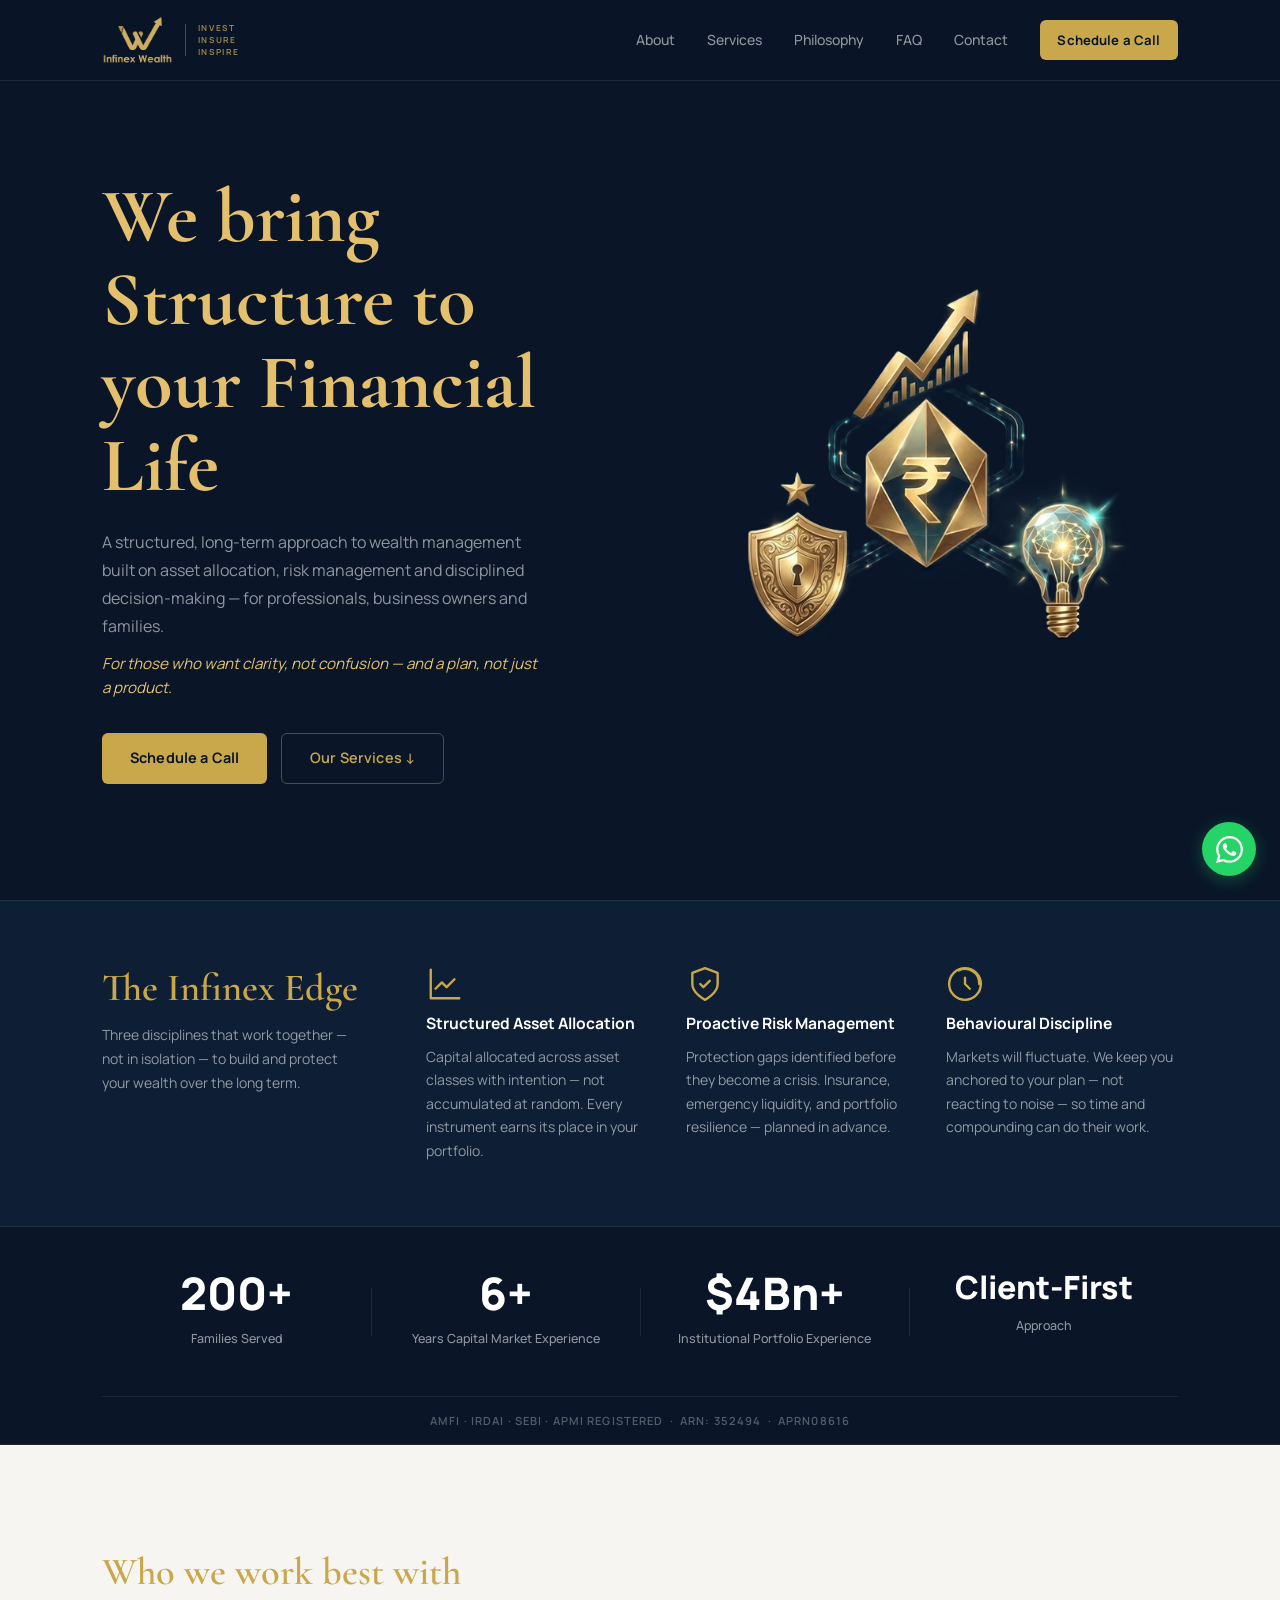
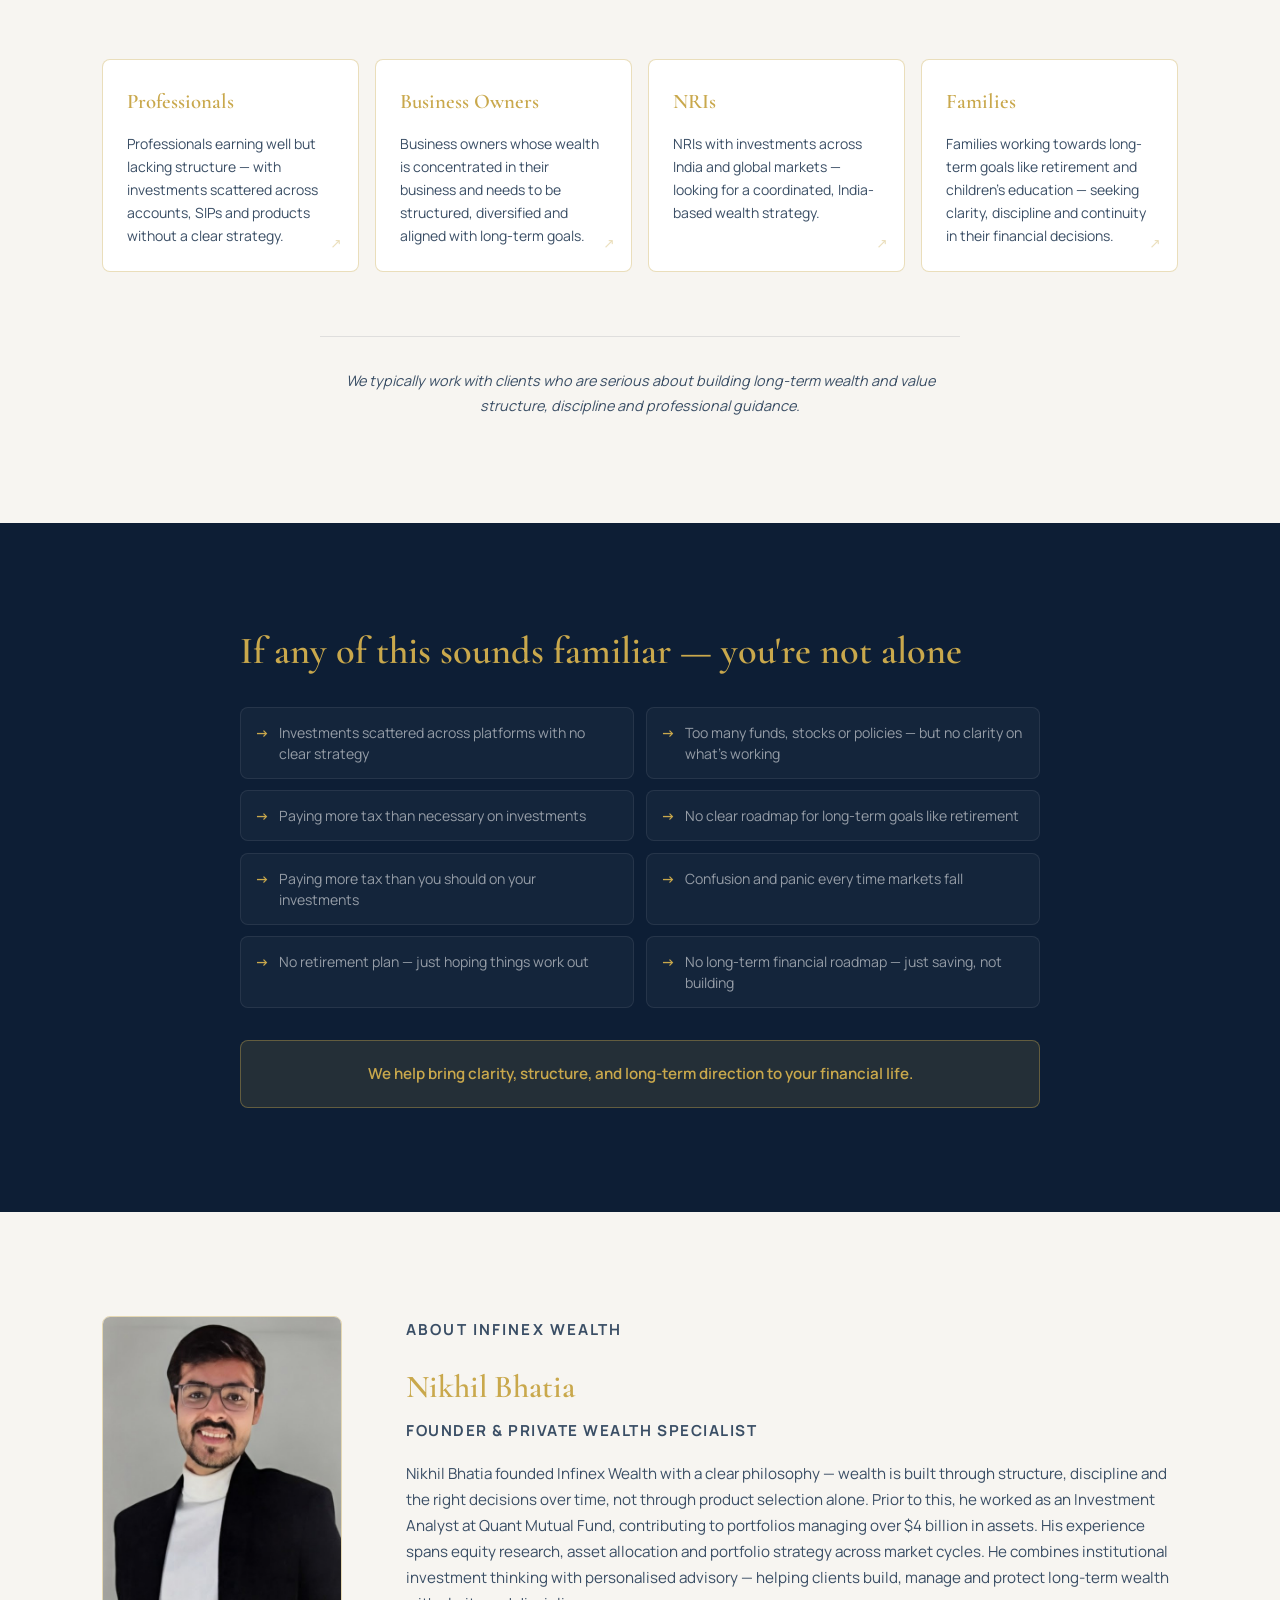
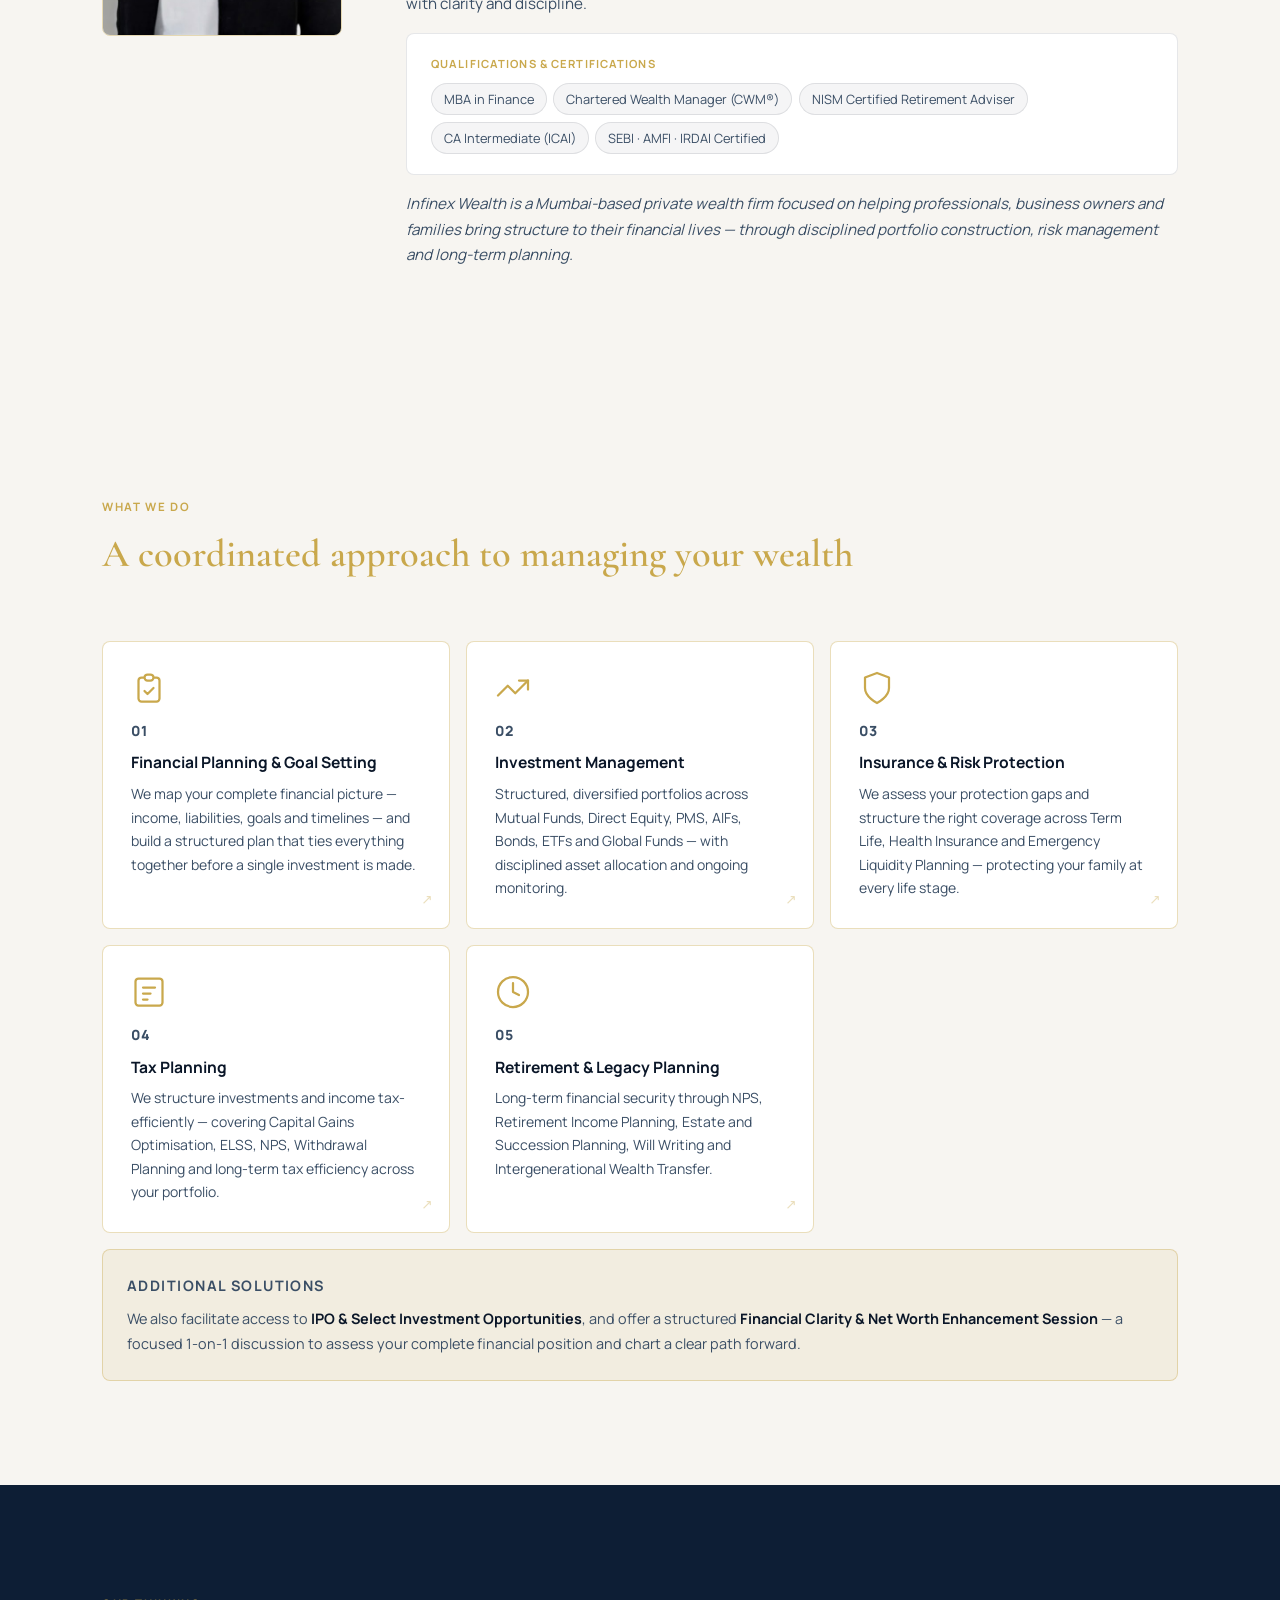
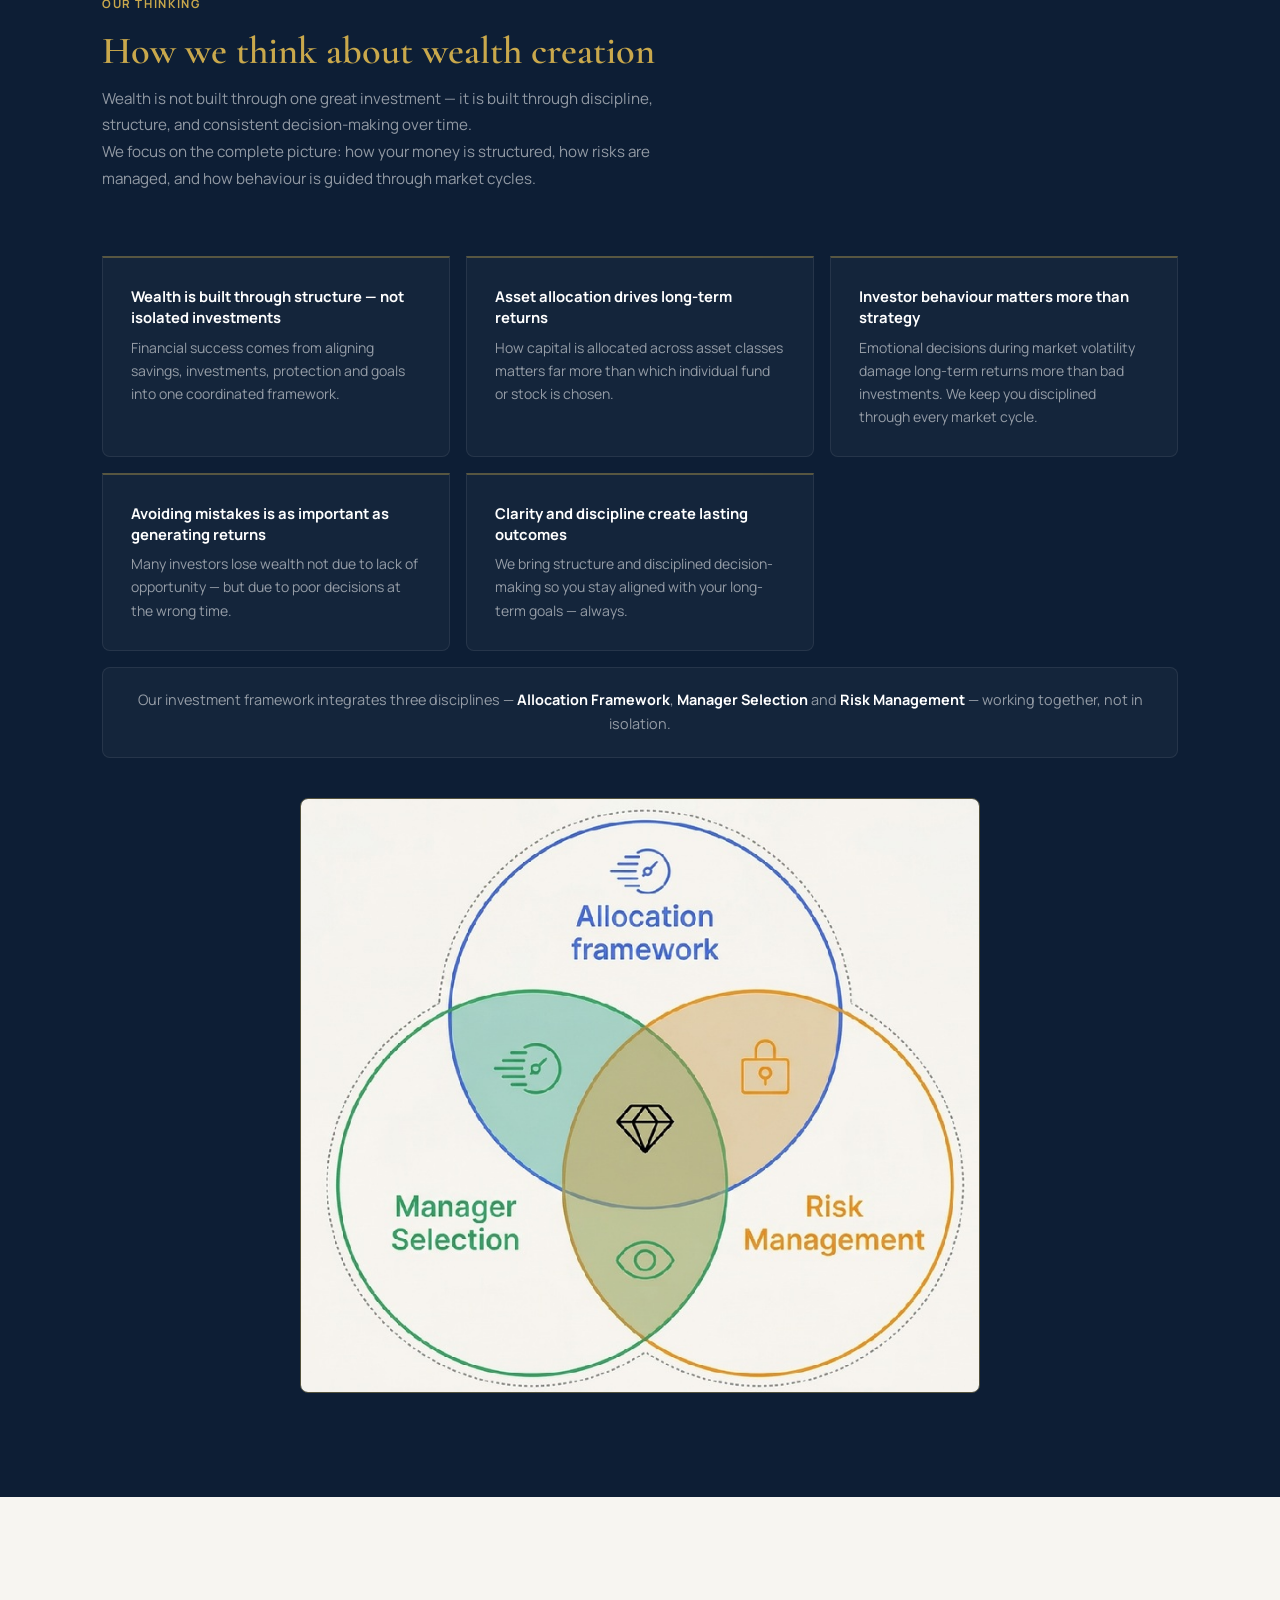
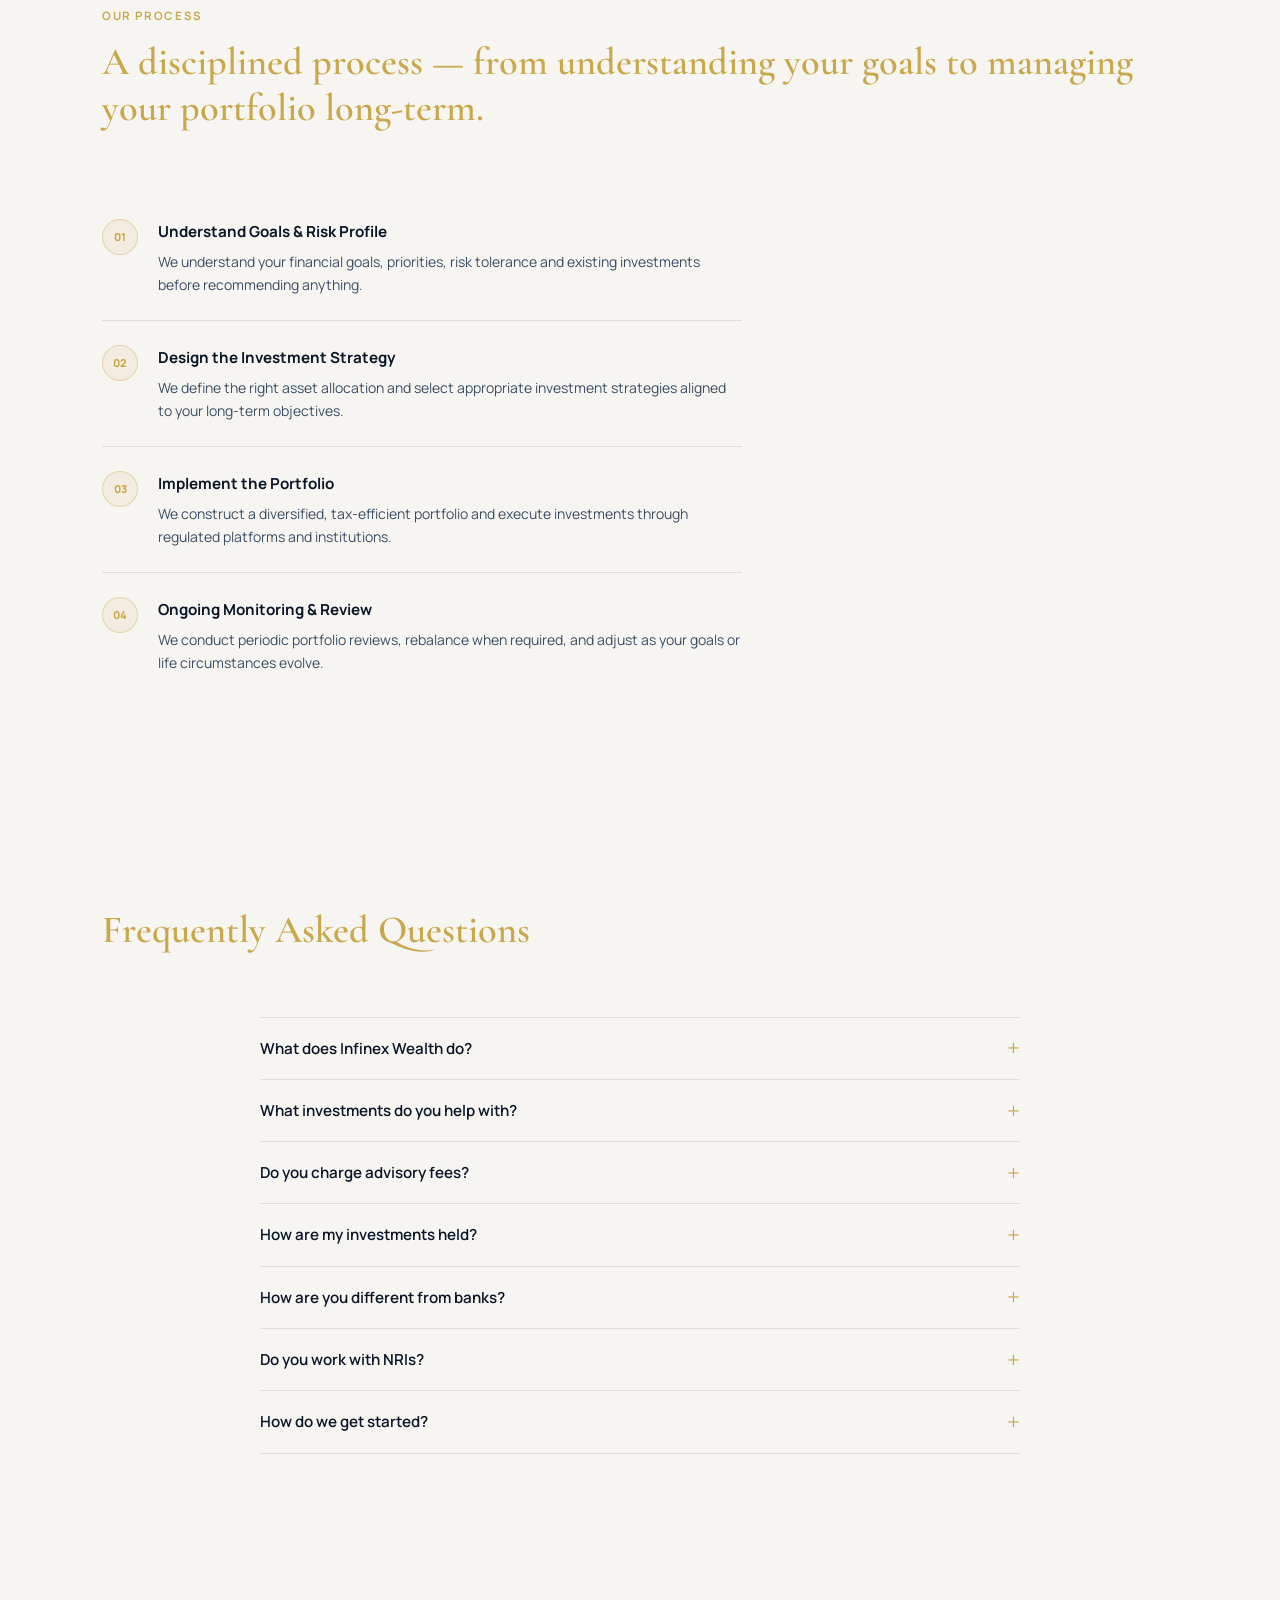
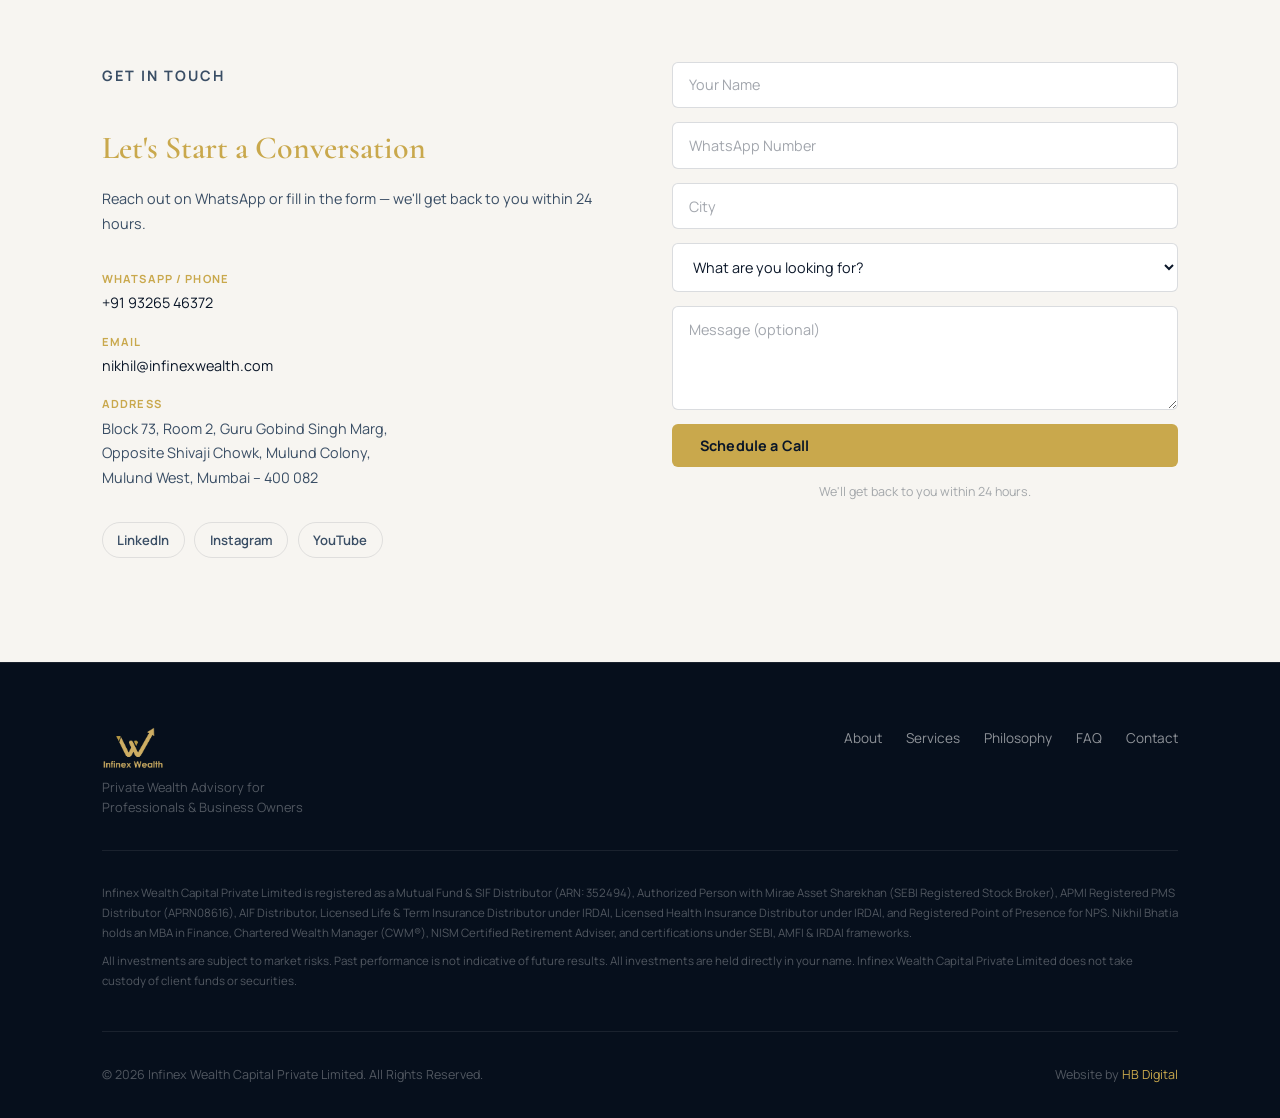
<file: index.html>
<!DOCTYPE html>
<html lang="en">
<head>
  <meta charset="UTF-8">
  <meta name="viewport" content="width=device-width, initial-scale=1.0">
  <meta name="description" content="Infinex Wealth — Private wealth advisory for professionals, business owners and families in Mumbai. Clarity, structure and discipline for your financial life.">
  <title>Infinex Wealth — Private Wealth Advisory, Mumbai</title>

  <link rel="preconnect" href="https://fonts.googleapis.com">
  <link rel="preconnect" href="https://fonts.gstatic.com" crossorigin>
  <link href="https://fonts.googleapis.com/css2?family=Cormorant+Garamond:ital,wght@0,400;0,500;0,600;0,700;1,400&family=Manrope:wght@400;500;600;700;800&display=swap" rel="stylesheet">
  <link rel="icon" href="images/logo.png">
  <link rel="stylesheet" href="style.css">

  <meta property="og:title" content="Infinex Wealth — Private Wealth Advisory">
  <meta property="og:description" content="Helping professionals and business owners organise, grow, and protect their wealth — with clarity and discipline.">
  <meta property="og:url" content="https://infinexwealth.com">
  <meta property="og:type" content="website">

  <script type="application/ld+json">
  {
    "@context": "https://schema.org",
    "@type": "FinancialService",
    "name": "Infinex Wealth Capital Private Limited",
    "description": "Private wealth advisory for professionals, business owners and families in Mumbai.",
    "url": "https://infinexwealth.com",
    "telephone": "+919326546372",
    "address": {
      "@type": "PostalAddress",
      "streetAddress": "Block 73, Room 2, Guru Gobind Singh Marg, Opposite Shivaji Chowk, Mulund Colony",
      "addressLocality": "Mumbai",
      "addressRegion": "Maharashtra",
      "postalCode": "400082",
      "addressCountry": "IN"
    },
    "founder": { "@type": "Person", "name": "Nikhil Bhatia" },
    "sameAs": [
      "https://linkedin.com/in/nikhilbhatia27/",
      "https://instagram.com/financebynikhil/",
      "https://youtube.com/@financebynikhilbhatia"
    ]
  }
  </script>
</head>
<body>

<!-- ═══════════════ NAVBAR ═══════════════ -->
<nav class="navbar" id="navbar">
  <div class="container nav-inner">
    <a href="#" class="logo">
      <img src="images/logo.png" alt="Infinex Wealth" class="logo-img">
      <span class="logo-divider"></span>
      <span class="logo-tagline">
        <span>Invest</span>
        <span>Insure</span>
        <span>Inspire</span>
      </span>
    </a>
    <button class="nav-toggle" id="navToggle" aria-label="Toggle menu">&#9776;</button>
    <ul class="nav-links" id="navLinks">
      <li><a href="#about">About</a></li>
      <li><a href="#services">Services</a></li>
      <li><a href="#philosophy">Philosophy</a></li>
      <li><a href="#faq">FAQ</a></li>
      <li><a href="#contact">Contact</a></li>
      <li class="nav-cta">
        <a href="https://wa.me/919326546372?text=Hi%20Nikhil%2C%20I%20came%20across%20Infinex%20Wealth%20and%20would%20like%20to%20connect.%20Can%20we%20schedule%20a%20quick%20call%3F" target="_blank" rel="noopener" class="btn btn-gold-fill btn-sm">Schedule a Call</a>
      </li>
    </ul>
  </div>
</nav>

<!-- ═══════════════ HERO ═══════════════ -->
<section class="hero" id="home">
  <div class="container hero-inner">
    <div class="hero-left">
      <h1>We bring Structure to your Financial Life</h1>
      <p class="hero-sub">A structured, long-term approach to wealth management built on asset allocation, risk management and disciplined decision-making — for professionals, business owners and families.</p>
      <p class="hero-sub-secondary">For those who want clarity, not confusion — and a plan, not just a product.</p>
      <div class="hero-actions">
        <a href="https://wa.me/919326546372?text=Hi%20Nikhil%2C%20I%20came%20across%20Infinex%20Wealth%20and%20would%20like%20to%20connect.%20Can%20we%20schedule%20a%20quick%20call%3F" class="btn btn-gold-fill" target="_blank" rel="noopener">Schedule a Call</a>
        <a href="#services" class="btn btn-gold-outline">Our Services ↓</a>
      </div>
    </div>
    <div class="hero-visual">
      <div class="hero-image">
        <img src="images/hero-building.png" alt="Invest, Insure, Inspire — Infinex Wealth">
      </div>
    </div>
  </div>
</section>

<!-- ═══════════════ THE INFINEX EDGE ═══════════════ -->
<section class="edge-section">
  <div class="container">
    <div class="edge-inner reveal">
      <div class="edge-heading">
        <h2>The Infinex Edge</h2>
        <p>Three disciplines that work together — not in isolation — to build and protect your wealth over the long term.</p>
      </div>
      <div class="edge-grid">
        <div class="edge-item">
          <svg class="edge-icon" viewBox="0 0 24 24" fill="none" stroke="currentColor" stroke-width="1.5" stroke-linecap="round" stroke-linejoin="round" aria-hidden="true">
            <path d="M3 3v18h18"/><path d="M18 9l-5 5-3-3-4 4"/>
          </svg>
          <h3>Structured Asset Allocation</h3>
          <p>Capital allocated across asset classes with intention — not accumulated at random. Every instrument earns its place in your portfolio.</p>
        </div>
        <div class="edge-item">
          <svg class="edge-icon" viewBox="0 0 24 24" fill="none" stroke="currentColor" stroke-width="1.5" stroke-linecap="round" stroke-linejoin="round" aria-hidden="true">
            <path d="M12 22s8-4 8-10V5l-8-3-8 3v7c0 6 8 10 8 10z"/>
            <path d="M9 12l2 2 4-4"/>
          </svg>
          <h3>Proactive Risk Management</h3>
          <p>Protection gaps identified before they become a crisis. Insurance, emergency liquidity, and portfolio resilience — planned in advance.</p>
        </div>
        <div class="edge-item">
          <svg class="edge-icon" viewBox="0 0 24 24" fill="none" stroke="currentColor" stroke-width="1.5" stroke-linecap="round" stroke-linejoin="round" aria-hidden="true">
            <circle cx="12" cy="12" r="10"/>
            <path d="M12 8v4l3 3"/>
            <path d="M8 3.5A9 9 0 0 1 21 12"/>
          </svg>
          <h3>Behavioural Discipline</h3>
          <p>Markets will fluctuate. We keep you anchored to your plan — not reacting to noise — so time and compounding can do their work.</p>
        </div>
      </div>
    </div>
  </div>
</section>

<!-- ═══════════════ STATS ═══════════════ -->
<section class="stats-section">
  <div class="container">
    <div class="stats-grid">
      <div class="stat-item">
        <span class="stat-num">200+</span>
        <span class="stat-label">Families Served</span>
      </div>
      <div class="stat-item">
        <span class="stat-num">6+</span>
        <span class="stat-label">Years Capital Market Experience</span>
      </div>
      <div class="stat-item">
        <span class="stat-num">$4Bn+</span>
        <span class="stat-label">Institutional Portfolio Experience</span>
      </div>
      <div class="stat-item">
        <span class="stat-num stat-num--long">Client-First</span>
        <span class="stat-label">Approach</span>
      </div>
    </div>
    <p class="stats-registrations">AMFI · IRDAI · SEBI · APMI Registered &nbsp;·&nbsp; ARN: 352494 &nbsp;·&nbsp; APRN08616</p>
  </div>
</section>

<!-- ═══════════════ WHO WE WORK WITH ═══════════════ -->
<section class="section section-light" id="who">
  <div class="container">
    <div class="section-header reveal">
      <h2>Who we work best with</h2>
    </div>
    <div class="who-grid reveal">
      <div class="who-card">
        <h3>Professionals</h3>
        <p>Professionals earning well but lacking structure — with investments scattered across accounts, SIPs and products without a clear strategy.</p>
      </div>
      <div class="who-card">
        <h3>Business Owners</h3>
        <p>Business owners whose wealth is concentrated in their business and needs to be structured, diversified and aligned with long-term goals.</p>
      </div>
      <div class="who-card">
        <h3>NRIs</h3>
        <p>NRIs with investments across India and global markets — looking for a coordinated, India-based wealth strategy.</p>
      </div>
      <div class="who-card">
        <h3>Families</h3>
        <p>Families working towards long-term goals like retirement and children's education — seeking clarity, discipline and continuity in their financial decisions.</p>
      </div>
    </div>
    <p class="section-tagline reveal">We typically work with clients who are serious about building long-term wealth and value structure, discipline and professional guidance.</p>
  </div>
</section>

<!-- ═══════════════ PROBLEMS WE SOLVE ═══════════════ -->
<section class="section section-alt" id="problems">
  <div class="container">
    <div class="problems-inner">
      <div class="reveal">
        <h2>If any of this sounds familiar — you're not alone</h2>
      </div>
      <ul class="problems-list reveal">
        <li>Investments scattered across platforms with no clear strategy</li>
        <li>Too many funds, stocks or policies — but no clarity on what's working</li>
        <li>Paying more tax than necessary on investments</li>
        <li>No clear roadmap for long-term goals like retirement</li>
        <li>Paying more tax than you should on your investments</li>
        <li>Confusion and panic every time markets fall</li>
        <li>No retirement plan — just hoping things work out</li>
        <li>No long-term financial roadmap — just saving, not building</li>
      </ul>
      <p class="problems-resolution reveal">We help bring clarity, structure, and long-term direction to your financial life.</p>
    </div>
  </div>
</section>

<!-- ═══════════════ ABOUT ═══════════════ -->
<section class="section section-light" id="about">
  <div class="container about-inner">
    <div class="about-photo reveal">
      <img src="images/nikhil-headshot.jpeg" alt="Nikhil Bhatia — Founder, Infinex Wealth Capital Private Limited">
    </div>
    <div class="about-content reveal">
      <p class="eyebrow">About Infinex Wealth</p>
      <h2>Nikhil Bhatia</h2>
      <p class="about-role">Founder &amp; Private Wealth Specialist</p>
      <p>Nikhil Bhatia founded Infinex Wealth with a clear philosophy — wealth is built through structure, discipline and the right decisions over time, not through product selection alone. Prior to this, he worked as an Investment Analyst at Quant Mutual Fund, contributing to portfolios managing over $4 billion in assets. His experience spans equity research, asset allocation and portfolio strategy across market cycles. He combines institutional investment thinking with personalised advisory — helping clients build, manage and protect long-term wealth with clarity and discipline.</p>
      <div class="qualifications">
        <p class="qual-label">Qualifications &amp; Certifications</p>
        <ul>
          <li>MBA in Finance</li>
          <li>Chartered Wealth Manager (CWM®)</li>
          <li>NISM Certified Retirement Adviser</li>
          <li>CA Intermediate (ICAI)</li>
          <li>SEBI · AMFI · IRDAI Certified</li>
        </ul>
      </div>
      <p class="about-firm">Infinex Wealth is a Mumbai-based private wealth firm focused on helping professionals, business owners and families bring structure to their financial lives — through disciplined portfolio construction, risk management and long-term planning.</p>
    </div>
  </div>
</section>

<!-- ═══════════════ SERVICES ═══════════════ -->
<section class="section section-light" id="services">
  <div class="container">
    <div class="section-header reveal">
      <p class="eyebrow">What We Do</p>
      <h2>A coordinated approach to managing your wealth</h2>
    </div>
    <div class="services-grid reveal">

      <div class="service-card">
        <svg class="service-icon" viewBox="0 0 24 24" fill="none" stroke="currentColor" stroke-width="1.5" stroke-linecap="round" stroke-linejoin="round" aria-hidden="true">
          <path d="M9 5H7a2 2 0 00-2 2v12a2 2 0 002 2h10a2 2 0 002-2V7a2 2 0 00-2-2h-2M9 5a2 2 0 002 2h2a2 2 0 002-2M9 5a2 2 0 012-2h2a2 2 0 012 2m-6 9l2 2 4-4"/>
        </svg>
        <p class="service-num">01</p>
        <h3>Financial Planning &amp; Goal Setting</h3>
        <p>We map your complete financial picture — income, liabilities, goals and timelines — and build a structured plan that ties everything together before a single investment is made.</p>
      </div>

      <div class="service-card">
        <svg class="service-icon" viewBox="0 0 24 24" fill="none" stroke="currentColor" stroke-width="1.5" stroke-linecap="round" stroke-linejoin="round" aria-hidden="true">
          <polyline points="22 7 13.5 15.5 8.5 10.5 2 17"/>
          <polyline points="16 7 22 7 22 13"/>
        </svg>
        <p class="service-num">02</p>
        <h3>Investment Management</h3>
        <p>Structured, diversified portfolios across Mutual Funds, Direct Equity, PMS, AIFs, Bonds, ETFs and Global Funds — with disciplined asset allocation and ongoing monitoring.</p>
      </div>

      <div class="service-card">
        <svg class="service-icon" viewBox="0 0 24 24" fill="none" stroke="currentColor" stroke-width="1.5" stroke-linecap="round" stroke-linejoin="round" aria-hidden="true">
          <path d="M12 22s8-4 8-10V5l-8-3-8 3v7c0 6 8 10 8 10z"/>
        </svg>
        <p class="service-num">03</p>
        <h3>Insurance &amp; Risk Protection</h3>
        <p>We assess your protection gaps and structure the right coverage across Term Life, Health Insurance and Emergency Liquidity Planning — protecting your family at every life stage.</p>
      </div>

      <div class="service-card">
        <svg class="service-icon" viewBox="0 0 24 24" fill="none" stroke="currentColor" stroke-width="1.5" stroke-linecap="round" stroke-linejoin="round" aria-hidden="true">
          <rect x="3" y="3" width="18" height="18" rx="2"/><line x1="8" y1="9" x2="16" y2="9"/>
          <line x1="8" y1="13" x2="13" y2="13"/><line x1="8" y1="17" x2="11" y2="17"/>
        </svg>
        <p class="service-num">04</p>
        <h3>Tax Planning</h3>
        <p>We structure investments and income tax-efficiently — covering Capital Gains Optimisation, ELSS, NPS, Withdrawal Planning and long-term tax efficiency across your portfolio.</p>
      </div>

      <div class="service-card">
        <svg class="service-icon" viewBox="0 0 24 24" fill="none" stroke="currentColor" stroke-width="1.5" stroke-linecap="round" stroke-linejoin="round" aria-hidden="true">
          <circle cx="12" cy="12" r="10"/>
          <polyline points="12 6 12 12 16 14"/>
        </svg>
        <p class="service-num">05</p>
        <h3>Retirement &amp; Legacy Planning</h3>
        <p>Long-term financial security through NPS, Retirement Income Planning, Estate and Succession Planning, Will Writing and Intergenerational Wealth Transfer.</p>
      </div>

    </div>
    <div class="services-additional reveal">
      <p class="services-additional-label">Additional Solutions</p>
      <p>We also facilitate access to <strong>IPO &amp; Select Investment Opportunities</strong>, and offer a structured <strong>Financial Clarity &amp; Net Worth Enhancement Session</strong> — a focused 1-on-1 discussion to assess your complete financial position and chart a clear path forward.</p>
    </div>
  </div>
</section>

<!-- ═══════════════ PHILOSOPHY ═══════════════ -->
<section class="section section-alt" id="philosophy">
  <div class="container">
    <div class="section-header reveal">
      <p class="eyebrow">Our Thinking</p>
      <h2>How we think about wealth creation</h2>
      <p class="section-sub">Wealth is not built through one great investment — it is built through discipline, structure, and consistent decision-making over time.</p>
      <p class="section-sub">We focus on the complete picture: how your money is structured, how risks are managed, and how behaviour is guided through market cycles.</p>
    </div>
    <div class="philosophy-grid reveal">
      <div class="philosophy-item">
        <h3>Wealth is built through structure — not isolated investments</h3>
        <p>Financial success comes from aligning savings, investments, protection and goals into one coordinated framework.</p>
      </div>
      <div class="philosophy-item">
        <h3>Asset allocation drives long-term returns</h3>
        <p>How capital is allocated across asset classes matters far more than which individual fund or stock is chosen.</p>
      </div>
      <div class="philosophy-item">
        <h3>Investor behaviour matters more than strategy</h3>
        <p>Emotional decisions during market volatility damage long-term returns more than bad investments. We keep you disciplined through every market cycle.</p>
      </div>
      <div class="philosophy-item">
        <h3>Avoiding mistakes is as important as generating returns</h3>
        <p>Many investors lose wealth not due to lack of opportunity — but due to poor decisions at the wrong time.</p>
      </div>
      <div class="philosophy-item">
        <h3>Clarity and discipline create lasting outcomes</h3>
        <p>We bring structure and disciplined decision-making so you stay aligned with your long-term goals — always.</p>
      </div>
    </div>
    <div class="framework-note reveal">
      <p>Our investment framework integrates three disciplines — <strong>Allocation Framework</strong>, <strong>Manager Selection</strong> and <strong>Risk Management</strong> — working together, not in isolation.</p>
    </div>
    <div class="process-visual reveal" style="margin-top:2.5rem;">
      <img src="images/infographic.jpeg" alt="Infinex Wealth Advisory Framework">
    </div>
  </div>
</section>

<!-- ═══════════════ HOW WE WORK ═══════════════ -->
<section class="section section-light" id="process">
  <div class="container">
    <div class="section-header reveal">
      <p class="eyebrow">Our Process</p>
      <h2>A disciplined process — from understanding your goals to managing your portfolio long-term.</h2>
    </div>
    <div class="process-layout reveal">
      <div class="process-steps">
        <div class="process-step">
          <div class="step-circle"><span>01</span></div>
          <div class="step-content">
            <h3>Understand Goals &amp; Risk Profile</h3>
            <p>We understand your financial goals, priorities, risk tolerance and existing investments before recommending anything.</p>
          </div>
        </div>
        <div class="process-step">
          <div class="step-circle"><span>02</span></div>
          <div class="step-content">
            <h3>Design the Investment Strategy</h3>
            <p>We define the right asset allocation and select appropriate investment strategies aligned to your long-term objectives.</p>
          </div>
        </div>
        <div class="process-step">
          <div class="step-circle"><span>03</span></div>
          <div class="step-content">
            <h3>Implement the Portfolio</h3>
            <p>We construct a diversified, tax-efficient portfolio and execute investments through regulated platforms and institutions.</p>
          </div>
        </div>
        <div class="process-step">
          <div class="step-circle"><span>04</span></div>
          <div class="step-content">
            <h3>Ongoing Monitoring &amp; Review</h3>
            <p>We conduct periodic portfolio reviews, rebalance when required, and adjust as your goals or life circumstances evolve.</p>
          </div>
        </div>
      </div>
    </div>
  </div>
</section>

<!-- ═══════════════ FAQ ═══════════════ -->
<section class="section section-light" id="faq">
  <div class="container">
    <div class="section-header reveal">
      <h2>Frequently Asked Questions</h2>
    </div>
    <div class="faq-list reveal">

      <div class="faq-item">
        <button class="faq-q">What does Infinex Wealth do?</button>
        <div class="faq-a"><p>We help clients organise, grow and protect their wealth through structured portfolio management, financial planning, insurance and tax-efficient investing. Our role goes beyond recommending products — we manage your complete financial framework.</p></div>
      </div>

      <div class="faq-item">
        <button class="faq-q">What investments do you help with?</button>
        <div class="faq-a"><p>Mutual Funds, Direct Equity, PMS, AIFs, Bonds, NPS, Insurance, ETFs, SGBs and Global Funds — selected based on your goals, risk profile and time horizon.</p></div>
      </div>

      <div class="faq-item">
        <button class="faq-q">Do you charge advisory fees?</button>
        <div class="faq-a"><p>No. We charge zero advisory, planning, review or monitoring fees. We are compensated via trail brokerage from AMCs, already built into the fund's expense ratio.</p></div>
      </div>

      <div class="faq-item">
        <button class="faq-q">How are my investments held?</button>
        <div class="faq-a"><p>All investments are made directly in your name with regulated institutions. Your money never passes through Infinex Wealth. You retain complete ownership and control at all times.</p></div>
      </div>

      <div class="faq-item">
        <button class="faq-q">How are you different from banks?</button>
        <div class="faq-a"><p>Banks operate on a product-driven model. We are portfolio-centric and strategy-driven — focused on your goals, not product targets. Our relationship is built on long-term alignment and trust.</p></div>
      </div>

      <div class="faq-item">
        <button class="faq-q">Do you work with NRIs?</button>
        <div class="faq-a"><p>Yes. We provide structured guidance for managing India-based investments alongside global exposure — in a compliant and organised manner.</p></div>
      </div>

      <div class="faq-item">
        <button class="faq-q">How do we get started?</button>
        <div class="faq-a"><p>Reach out to us directly. We start with a conversation — understanding your current situation, expectations and sharing our approach. If we're the right fit for each other, we take it forward from there.</p></div>
      </div>

    </div>
  </div>
</section>

<!-- ═══════════════ CONTACT ═══════════════ -->
<section class="section section-light" id="contact">
  <div class="container contact-inner">
    <div class="contact-info reveal">
      <p class="eyebrow">Get in Touch</p>
      <h2>Let's Start a Conversation</h2>
      <p>Reach out on WhatsApp or fill in the form — we'll get back to you within 24 hours.</p>
      <div class="contact-details">
        <p>
          <strong>WhatsApp / Phone</strong>
          <a href="tel:+919326546372">+91 93265 46372</a>
        </p>
        <p>
          <strong>Email</strong>
          <a href="mailto:nikhil@infinexwealth.com">nikhil@infinexwealth.com</a>
        </p>
        <p>
          <strong>Address</strong>
          Block 73, Room 2, Guru Gobind Singh Marg,<br>
          Opposite Shivaji Chowk, Mulund Colony,<br>
          Mulund West, Mumbai – 400 082
        </p>
      </div>
      <div class="social-links">
        <a href="https://linkedin.com/in/nikhilbhatia27/" target="_blank" rel="noopener">LinkedIn</a>
        <a href="https://instagram.com/financebynikhil/" target="_blank" rel="noopener">Instagram</a>
        <a href="https://youtube.com/@financebynikhilbhatia" target="_blank" rel="noopener">YouTube</a>
      </div>
    </div>

    <form class="contact-form reveal" action="https://formspree.io/f/mvzvraoy" method="POST">
      <input type="text" name="name" placeholder="Your Name" required>
      <input type="tel" name="whatsapp" placeholder="WhatsApp Number" required>
      <input type="text" name="city" placeholder="City" required>
      <select name="service" required>
        <option value="" disabled selected>What are you looking for?</option>
        <option value="Investment Planning">Investment Planning</option>
        <option value="Insurance">Insurance</option>
        <option value="Tax Planning">Tax Planning</option>
        <option value="Retirement Planning">Retirement Planning</option>
        <option value="NRI Advisory">NRI Advisory</option>
        <option value="Other">Other</option>
      </select>
      <textarea name="message" rows="4" placeholder="Message (optional)"></textarea>
      <button type="submit" class="btn btn-gold-fill">Schedule a Call</button>
      <p class="form-note">We'll get back to you within 24 hours.</p>
    </form>
  </div>
</section>

<!-- ═══════════════ FOOTER ═══════════════ -->
<footer class="footer">
  <div class="container">
    <div class="footer-top">
      <div class="footer-brand">
        <img src="images/logo.png" alt="Infinex Wealth" style="height:42px;width:auto;margin-bottom:0.5rem;">
        <p>Private Wealth Advisory for Professionals &amp; Business Owners</p>
      </div>
      <div class="footer-links">
        <a href="#about">About</a>
        <a href="#services">Services</a>
        <a href="#philosophy">Philosophy</a>
        <a href="#faq">FAQ</a>
        <a href="#contact">Contact</a>
      </div>
    </div>
    <div class="footer-legal">
      <p>Infinex Wealth Capital Private Limited is registered as a Mutual Fund &amp; SIF Distributor (ARN: 352494), Authorized Person with Mirae Asset Sharekhan (SEBI Registered Stock Broker), APMI Registered PMS Distributor (APRN08616), AIF Distributor, Licensed Life &amp; Term Insurance Distributor under IRDAI, Licensed Health Insurance Distributor under IRDAI, and Registered Point of Presence for NPS. Nikhil Bhatia holds an MBA in Finance, Chartered Wealth Manager (CWM®), NISM Certified Retirement Adviser, and certifications under SEBI, AMFI &amp; IRDAI frameworks.</p>
      <p>All investments are subject to market risks. Past performance is not indicative of future results. All investments are held directly in your name. Infinex Wealth Capital Private Limited does not take custody of client funds or securities.</p>
    </div>
    <div class="footer-bottom">
      <p>&copy; <span id="year"></span> Infinex Wealth Capital Private Limited. All Rights Reserved.</p>
      <p>Website by <a href="https://hbdigital.in" target="_blank" rel="noopener">HB Digital</a></p>
    </div>
  </div>
</footer>

<!-- FLOATING WHATSAPP -->
<a href="https://wa.me/919326546372?text=Hi%20Nikhil%2C%20I%20came%20across%20Infinex%20Wealth%20and%20would%20like%20to%20connect.%20Can%20we%20schedule%20a%20quick%20call%3F"
   class="whatsapp-float" target="_blank" rel="noopener" aria-label="Chat on WhatsApp">
  <svg xmlns="http://www.w3.org/2000/svg" viewBox="0 0 24 24" fill="white" width="27" height="27">
    <path d="M17.472 14.382c-.297-.149-1.758-.867-2.03-.967-.273-.099-.471-.148-.67.15-.197.297-.767.966-.94 1.164-.173.199-.347.223-.644.075-.297-.15-1.255-.463-2.39-1.475-.883-.788-1.48-1.761-1.653-2.059-.173-.297-.018-.458.13-.606.134-.133.298-.347.446-.52.149-.174.198-.298.298-.497.099-.198.05-.371-.025-.52-.075-.149-.669-1.612-.916-2.207-.242-.579-.487-.5-.669-.51-.173-.008-.371-.01-.57-.01-.198 0-.52.074-.792.372-.272.297-1.04 1.016-1.04 2.479 0 1.462 1.065 2.875 1.213 3.074.149.198 2.096 3.2 5.077 4.487.709.306 1.262.489 1.694.625.712.227 1.36.195 1.871.118.571-.085 1.758-.719 2.006-1.413.248-.694.248-1.289.173-1.413-.074-.124-.272-.198-.57-.347m-5.421 7.403h-.004a9.87 9.87 0 01-5.031-1.378l-.361-.214-3.741.982.998-3.648-.235-.374a9.86 9.86 0 01-1.51-5.26c.001-5.45 4.436-9.884 9.888-9.884 2.64 0 5.122 1.03 6.988 2.898a9.825 9.825 0 012.893 6.994c-.003 5.45-4.437 9.884-9.885 9.884m8.413-18.297A11.815 11.815 0 0012.05 0C5.495 0 .16 5.335.157 11.892c0 2.096.547 4.142 1.588 5.945L.057 24l6.305-1.654a11.882 11.882 0 005.683 1.448h.005c6.554 0 11.89-5.335 11.893-11.893a11.821 11.821 0 00-3.48-8.413z"/>
  </svg>
</a>

<script src="script.js"></script>
</body>
</html>
</file>
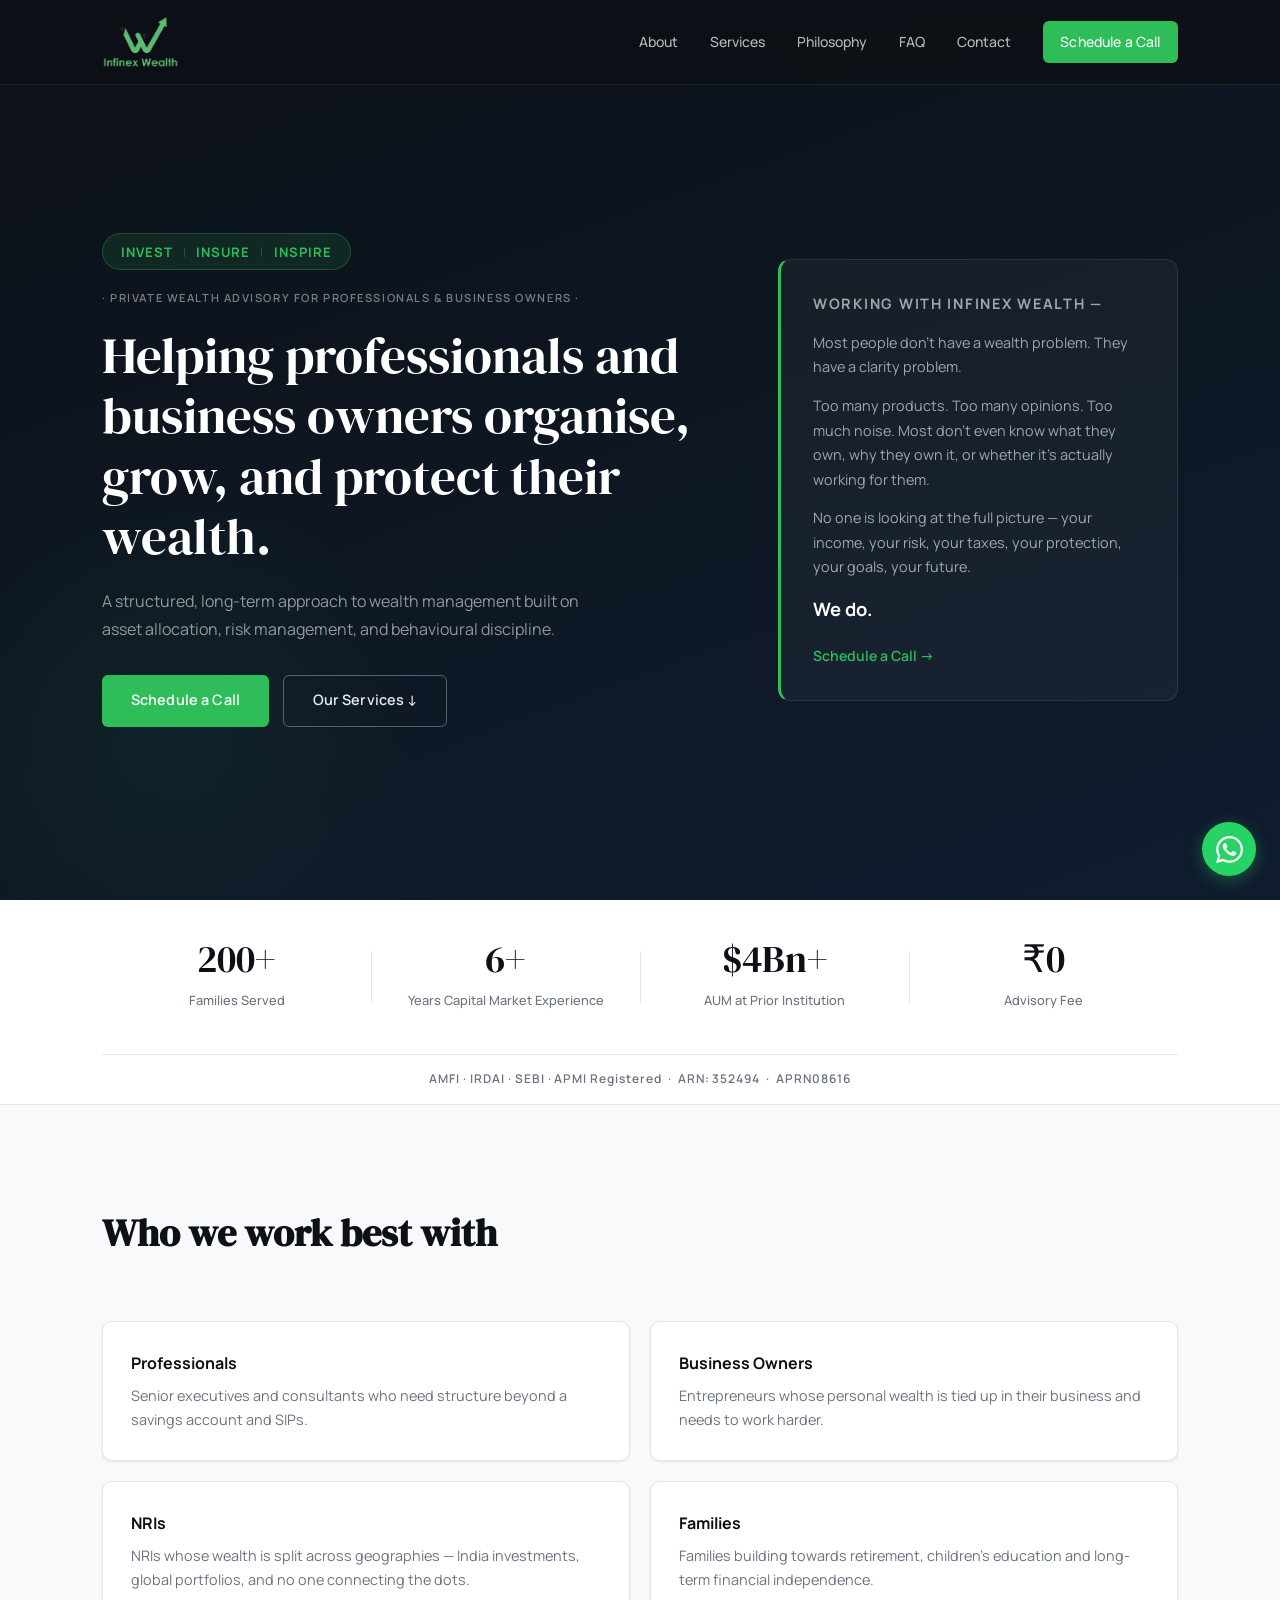
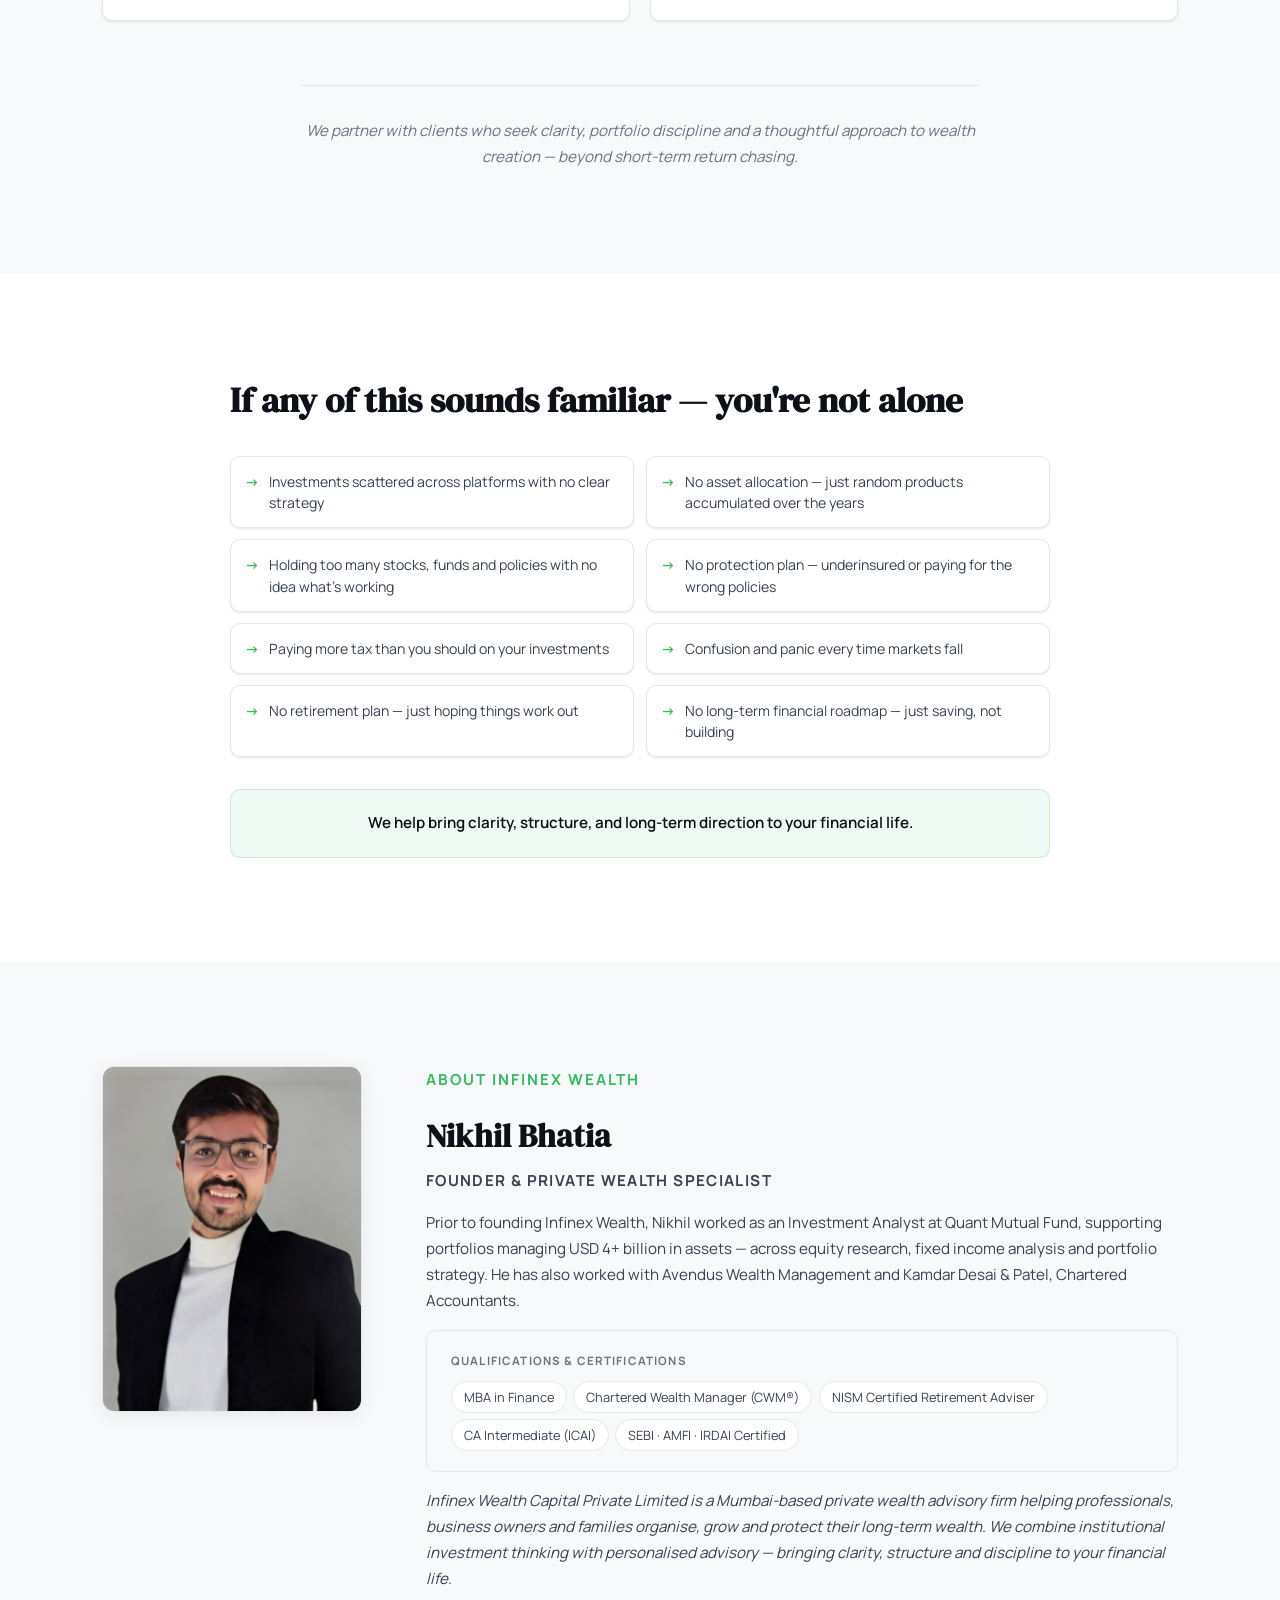
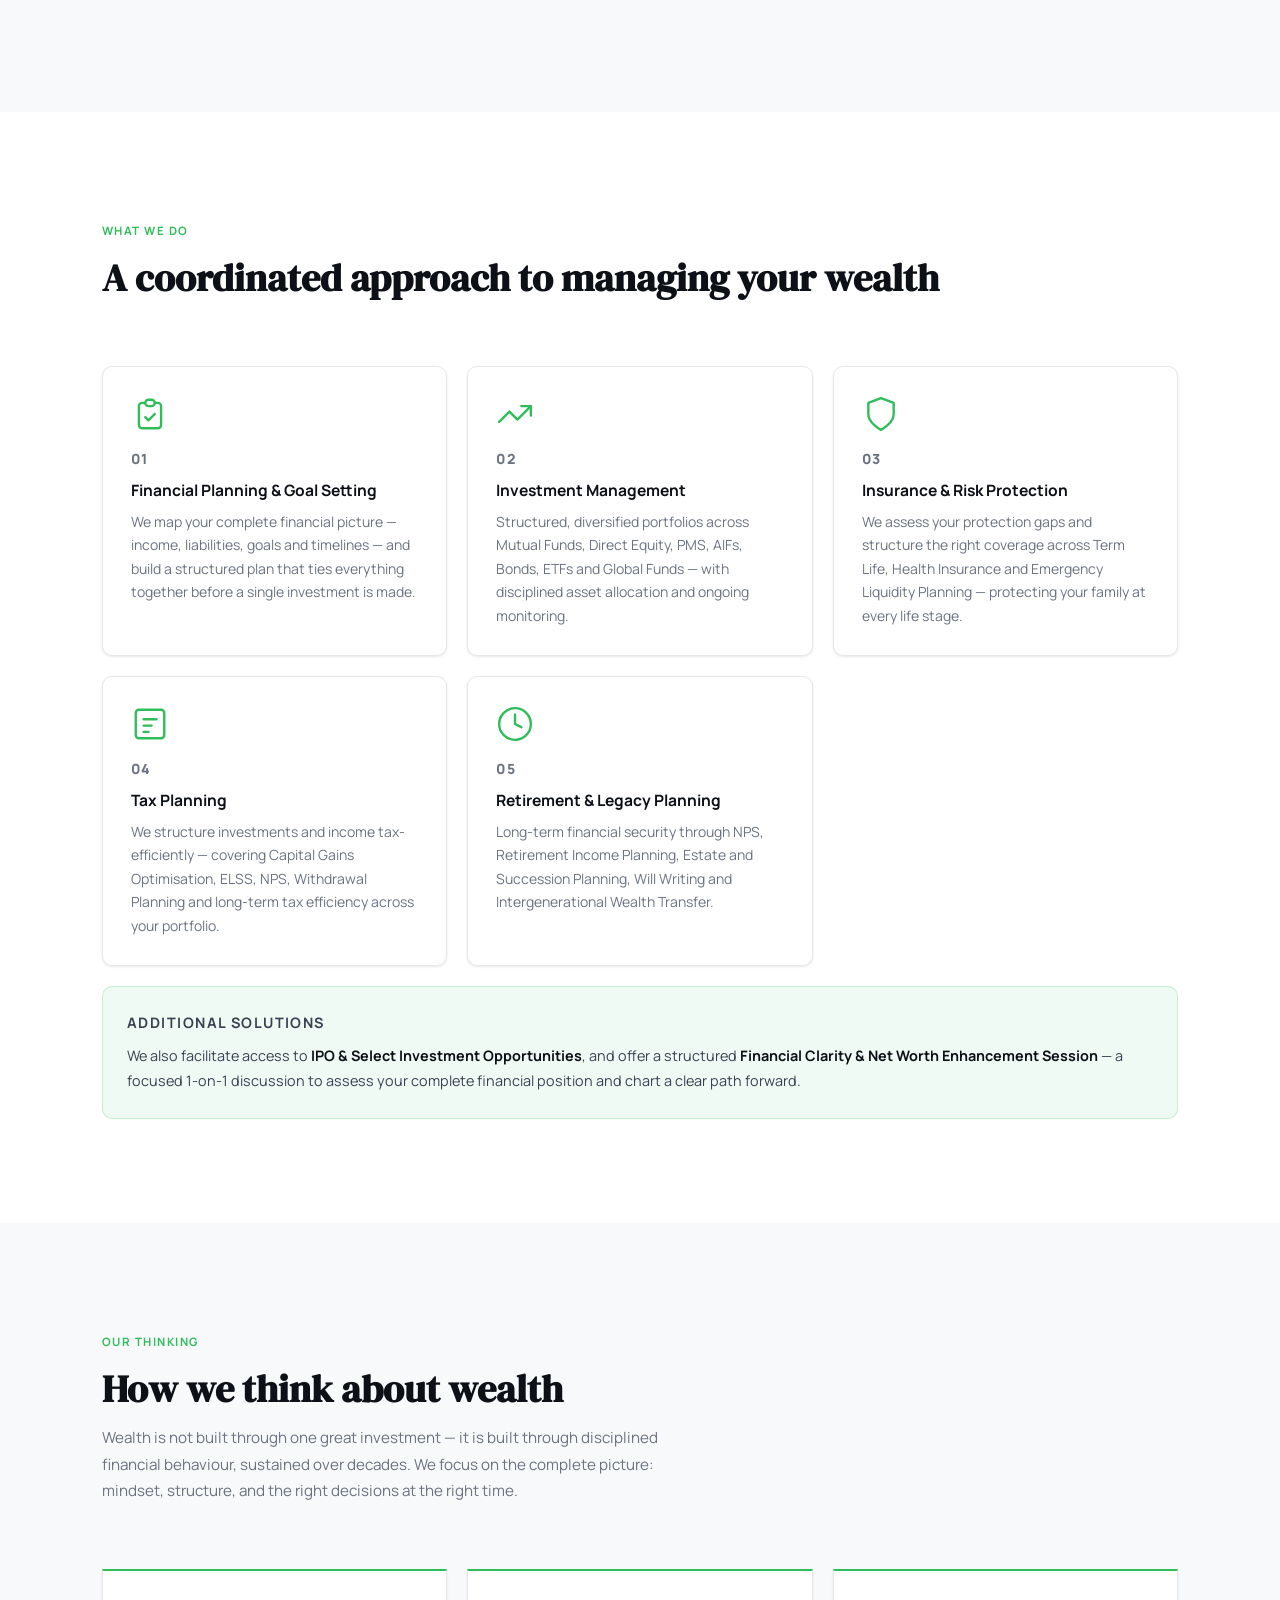
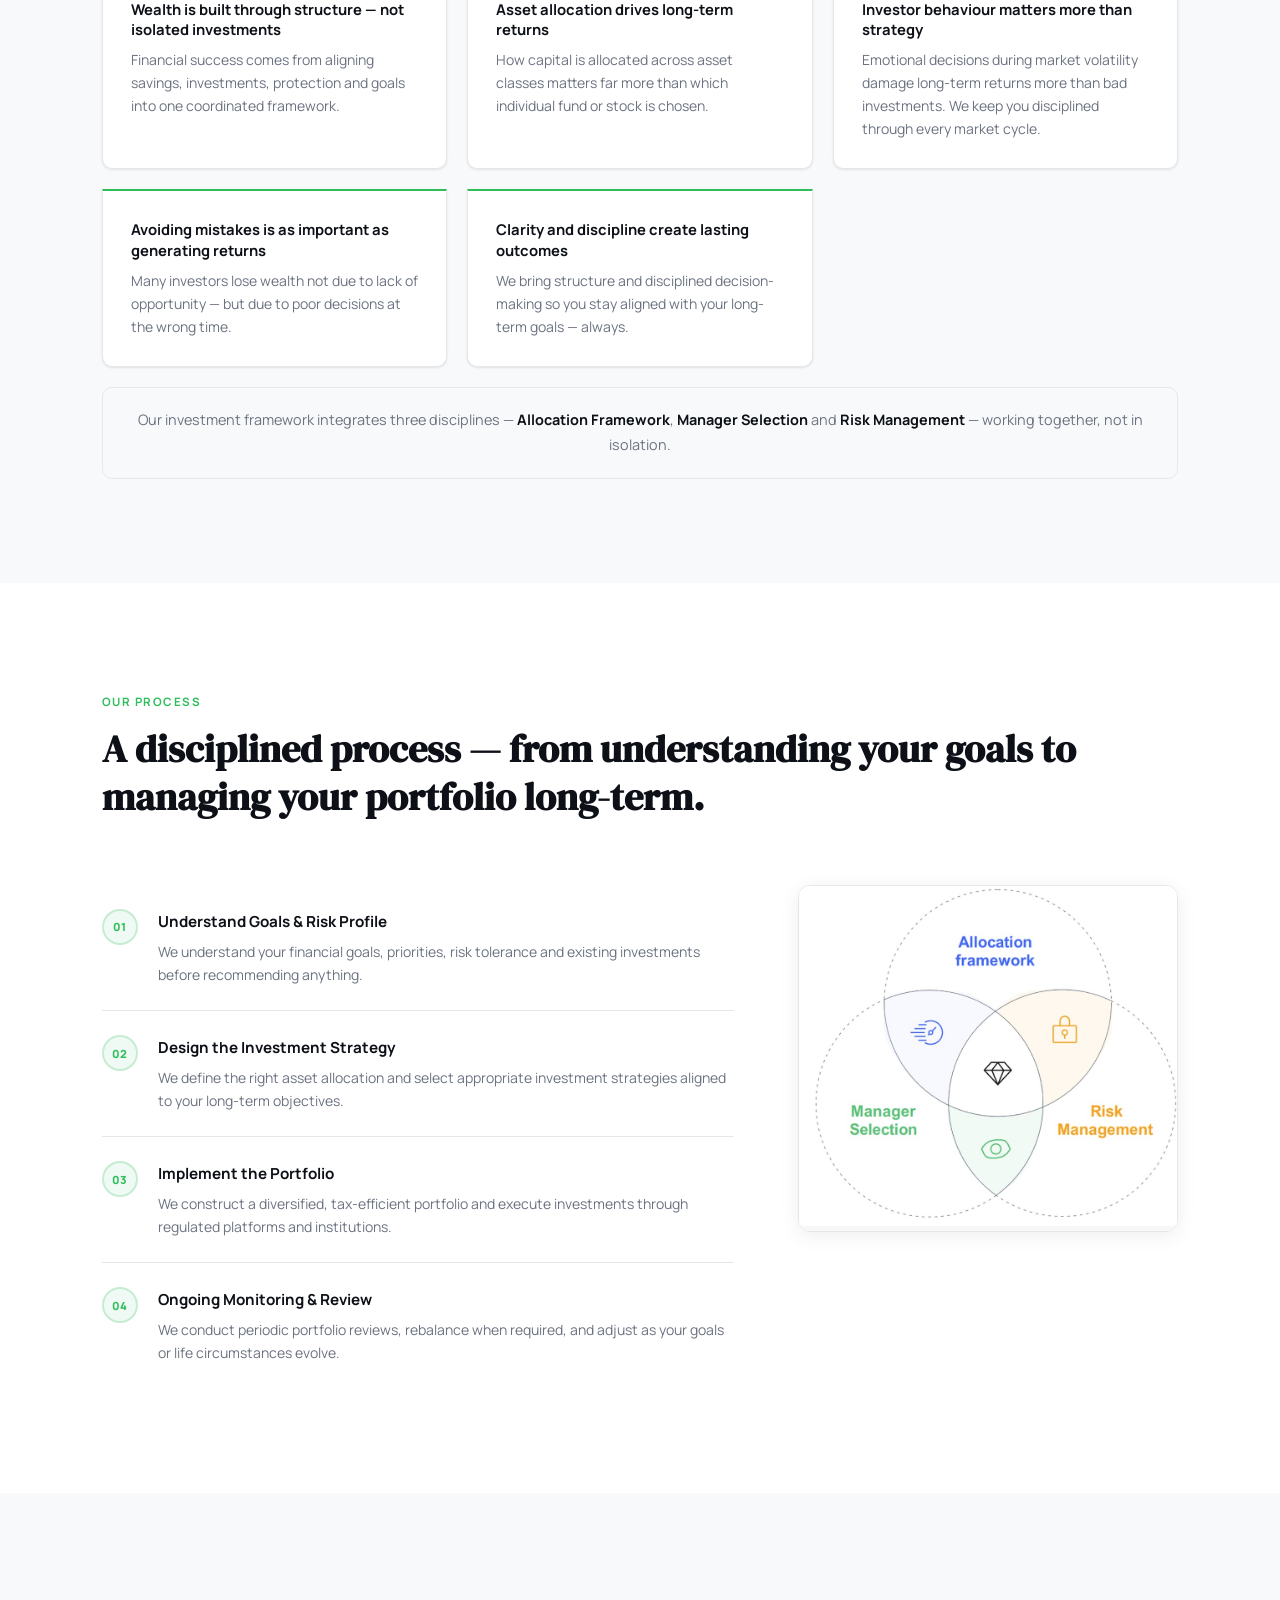
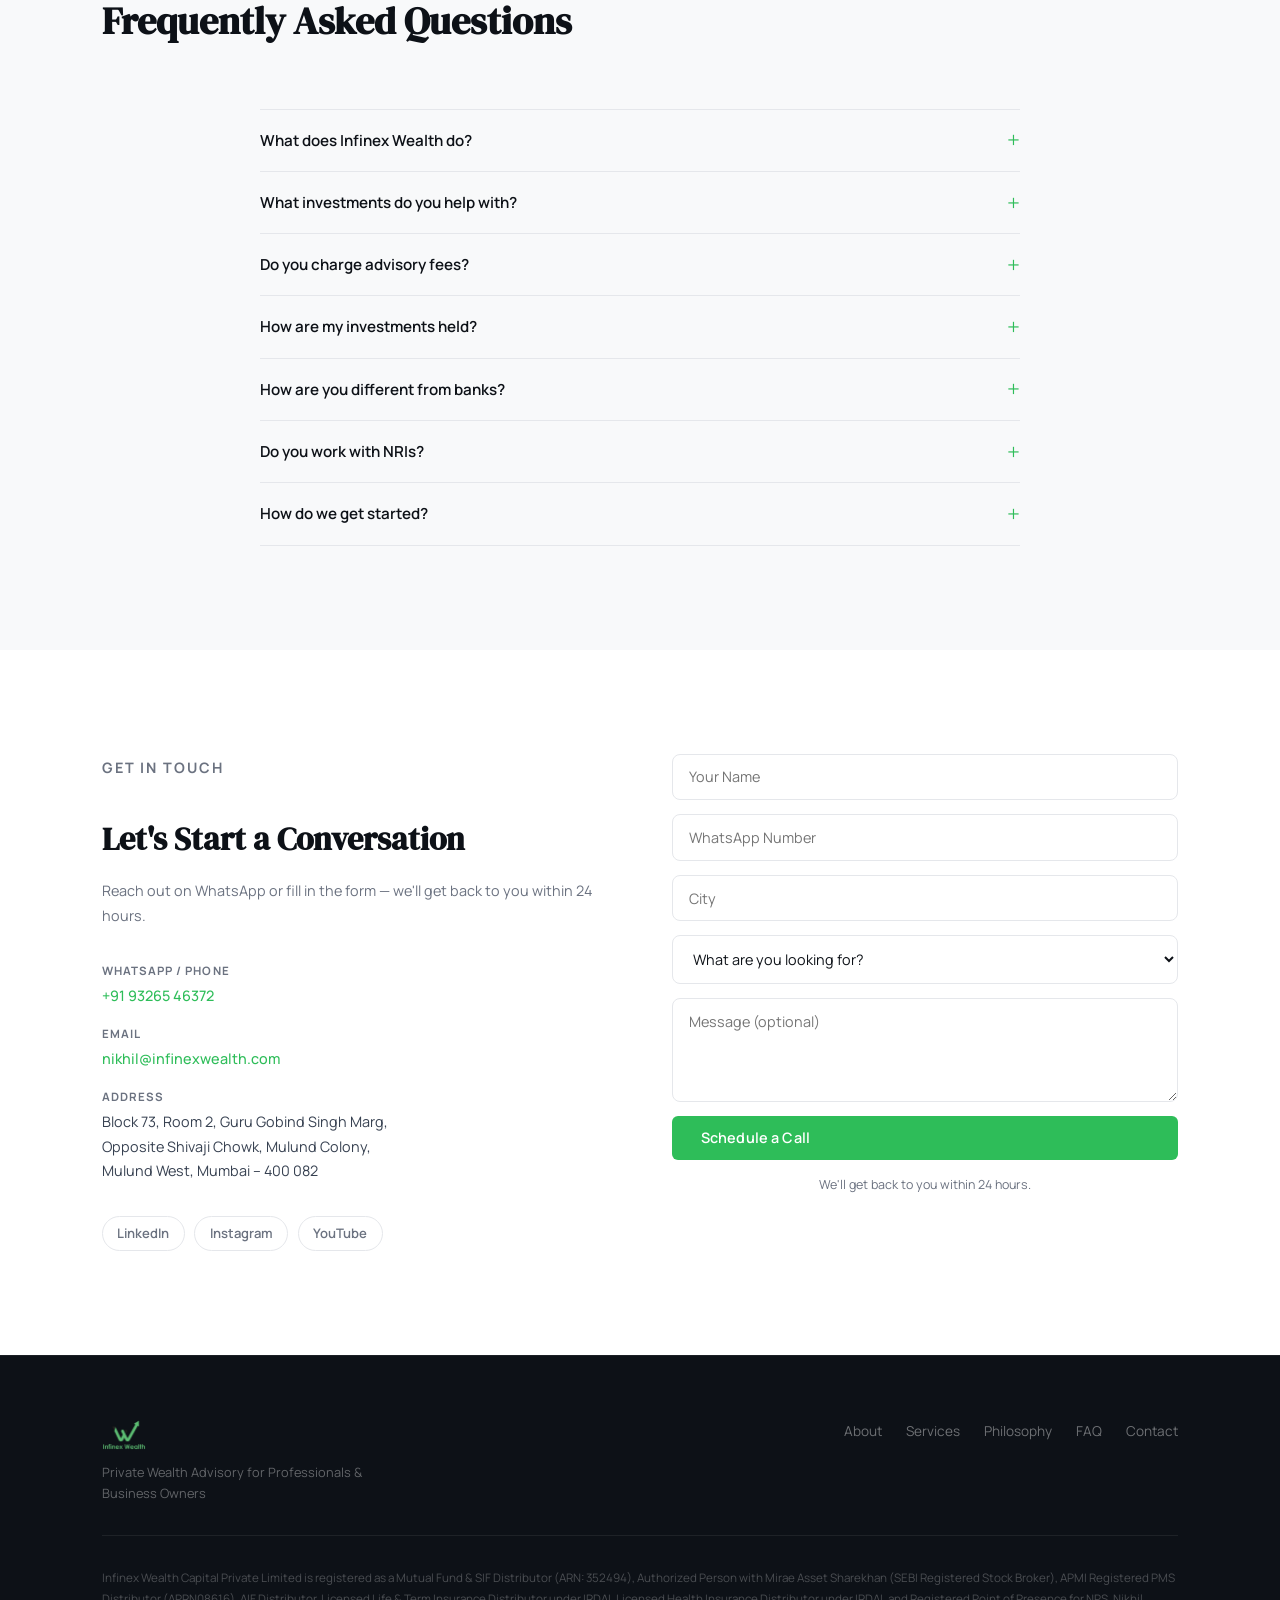
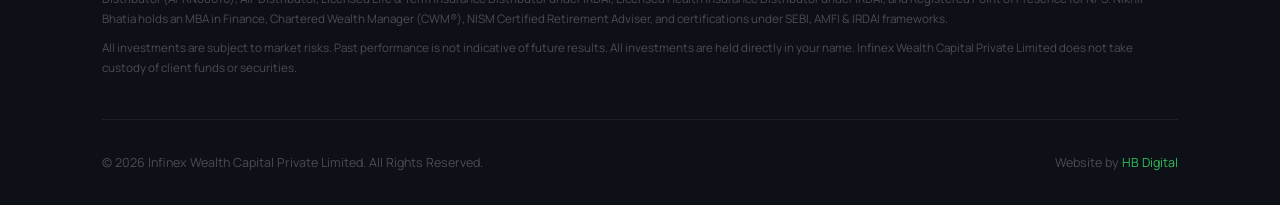
<file: www/index.html>
<!DOCTYPE html>
<html lang="en">
<head>
  <meta charset="UTF-8">
  <meta name="viewport" content="width=device-width, initial-scale=1.0">
  <meta name="description" content="Infinex Wealth — Private wealth advisory for professionals, business owners and families in Mumbai. Clarity, structure and discipline for your financial life.">
  <title>Infinex Wealth — Private Wealth Advisory, Mumbai</title>

  <link rel="preconnect" href="https://fonts.googleapis.com">
  <link rel="preconnect" href="https://fonts.gstatic.com" crossorigin>
  <link href="https://fonts.googleapis.com/css2?family=DM+Serif+Display&family=Manrope:wght@400;500;600;700;800&display=swap" rel="stylesheet">
  <link rel="stylesheet" href="style.css">

  <meta property="og:title" content="Infinex Wealth — Private Wealth Advisory">
  <meta property="og:description" content="Helping professionals and business owners organise, grow, and protect their wealth — with clarity and discipline.">
  <meta property="og:url" content="https://infinexwealth.com">
  <meta property="og:type" content="website">

  <script type="application/ld+json">
  {
    "@context": "https://schema.org",
    "@type": "FinancialService",
    "name": "Infinex Wealth Capital Private Limited",
    "description": "Private wealth advisory for professionals, business owners and families in Mumbai.",
    "url": "https://infinexwealth.com",
    "telephone": "+919326546372",
    "address": {
      "@type": "PostalAddress",
      "streetAddress": "Block 73, Room 2, Guru Gobind Singh Marg, Opposite Shivaji Chowk, Mulund Colony",
      "addressLocality": "Mumbai",
      "addressRegion": "Maharashtra",
      "postalCode": "400082",
      "addressCountry": "IN"
    },
    "founder": { "@type": "Person", "name": "Nikhil Bhatia" },
    "sameAs": [
      "https://linkedin.com/in/nikhilbhatia27/",
      "https://instagram.com/financebynikhil/",
      "https://youtube.com/@financebynikhilbhatia"
    ]
  }
  </script>
</head>
<body>

<!-- ═══════════════ NAVBAR ═══════════════ -->
<nav class="navbar" id="navbar">
  <div class="container nav-inner">
    <a href="#" class="logo">
      <!--
        Logo note: JPEG logos show a background on the dark navbar.
        Ask client for a PNG or SVG version for best results.
        Fallback: remove <img> and use logo-text only.
      -->
      <img src="images/logo.png" alt="Infinex Wealth" class="logo-img">
    </a>
    <button class="nav-toggle" id="navToggle" aria-label="Toggle menu">&#9776;</button>
    <ul class="nav-links" id="navLinks">
      <li><a href="#about">About</a></li>
      <li><a href="#services">Services</a></li>
      <li><a href="#philosophy">Philosophy</a></li>
      <li><a href="#faq">FAQ</a></li>
      <li><a href="#contact">Contact</a></li>
      <li class="nav-cta">
        <a href="https://wa.me/919326546372?text=Hi%20Nikhil%2C%20I%20came%20across%20Infinex%20Wealth%20and%20would%20like%20to%20connect.%20Can%20we%20schedule%20a%20quick%20call%3F" target="_blank" rel="noopener" class="btn btn-primary btn-sm">Schedule a Call</a>
      </li>
    </ul>
  </div>
</nav>

<!-- ═══════════════ HERO ═══════════════ -->
<section class="hero" id="home">
  <div class="container hero-inner">
    <div class="hero-left">
      <div class="hero-tagline"><span>Invest</span><span class="tag-sep">|</span><span>Insure</span><span class="tag-sep">|</span><span>Inspire</span></div>
      <p class="hero-eyebrow">· Private Wealth Advisory for Professionals &amp; Business Owners ·</p>
      <h1>Helping professionals and business owners organise, grow, and protect their wealth.</h1>
      <p class="hero-sub">A structured, long-term approach to wealth management built on asset allocation, risk management, and behavioural discipline.</p>
      <div class="hero-actions">
        <a href="https://wa.me/919326546372?text=Hi%20Nikhil%2C%20I%20came%20across%20Infinex%20Wealth%20and%20would%20like%20to%20connect.%20Can%20we%20schedule%20a%20quick%20call%3F" class="btn btn-primary" target="_blank" rel="noopener">Schedule a Call</a>
        <a href="#services" class="btn btn-outline">Our Services ↓</a>
      </div>
    </div>
    <div class="hero-right">
      <div class="hero-card">
        <p class="hero-card-title">Working with Infinex Wealth —</p>
        <p>Most people don't have a wealth problem. They have a clarity problem.</p>
        <p>Too many products. Too many opinions. Too much noise. Most don't even know what they own, why they own it, or whether it's actually working for them.</p>
        <p>No one is looking at the full picture — your income, your risk, your taxes, your protection, your goals, your future.</p>
        <p class="hero-card-emphasis">We do.</p>
        <a href="https://wa.me/919326546372?text=Hi%20Nikhil%2C%20I%20came%20across%20Infinex%20Wealth%20and%20would%20like%20to%20connect.%20Can%20we%20schedule%20a%20quick%20call%3F" target="_blank" rel="noopener" class="hero-card-cta">Schedule a Call →</a>
      </div>
    </div>
  </div>
</section>

<!-- ═══════════════ STATS ═══════════════ -->
<section class="stats-section">
  <div class="container">
    <div class="stats-grid">
      <div class="stat-item">
        <span class="stat-num">200+</span>
        <span class="stat-label">Families Served</span>
      </div>
      <div class="stat-item">
        <span class="stat-num">6+</span>
        <span class="stat-label">Years Capital Market Experience</span>
      </div>
      <div class="stat-item">
        <span class="stat-num">$4Bn+</span>
        <span class="stat-label">AUM at Prior Institution</span>
      </div>
      <div class="stat-item">
        <span class="stat-num">₹0</span>
        <span class="stat-label">Advisory Fee</span>
      </div>
    </div>
    <p class="stats-registrations">AMFI · IRDAI · SEBI · APMI Registered &nbsp;·&nbsp; ARN: 352494 &nbsp;·&nbsp; APRN08616</p>
  </div>
</section>

<!-- ═══════════════ WHO WE WORK WITH ═══════════════ -->
<section class="section section-alt" id="who">
  <div class="container">
    <div class="section-header reveal">
      <h2>Who we work best with</h2>
    </div>
    <div class="who-grid reveal">
      <div class="who-card">
        <h3>Professionals</h3>
        <p>Senior executives and consultants who need structure beyond a savings account and SIPs.</p>
      </div>
      <div class="who-card">
        <h3>Business Owners</h3>
        <p>Entrepreneurs whose personal wealth is tied up in their business and needs to work harder.</p>
      </div>
      <div class="who-card">
        <h3>NRIs</h3>
        <p>NRIs whose wealth is split across geographies — India investments, global portfolios, and no one connecting the dots.</p>
      </div>
      <div class="who-card">
        <h3>Families</h3>
        <p>Families building towards retirement, children's education and long-term financial independence.</p>
      </div>
    </div>
    <p class="section-tagline reveal">We partner with clients who seek clarity, portfolio discipline and a thoughtful approach to wealth creation — beyond short-term return chasing.</p>
  </div>
</section>

<!-- ═══════════════ PROBLEMS WE SOLVE ═══════════════ -->
<section class="section" id="problems">
  <div class="container">
    <div class="problems-inner">
      <div class="reveal">
        <h2>If any of this sounds familiar — you're not alone</h2>
      </div>
      <ul class="problems-list reveal">
        <li>Investments scattered across platforms with no clear strategy</li>
        <li>No asset allocation — just random products accumulated over the years</li>
        <li>Holding too many stocks, funds and policies with no idea what's working</li>
        <li>No protection plan — underinsured or paying for the wrong policies</li>
        <li>Paying more tax than you should on your investments</li>
        <li>Confusion and panic every time markets fall</li>
        <li>No retirement plan — just hoping things work out</li>
        <li>No long-term financial roadmap — just saving, not building</li>
      </ul>
      <p class="problems-resolution reveal">We help bring clarity, structure, and long-term direction to your financial life.</p>
    </div>
  </div>
</section>

<!-- ═══════════════ ABOUT ═══════════════ -->
<section class="section section-alt" id="about">
  <div class="container about-inner">
    <div class="about-photo reveal">
      <img src="images/nikhil-headshot.jpeg" alt="Nikhil Bhatia — Founder, Infinex Wealth Capital Private Limited">
    </div>
    <div class="about-content reveal">
      <p class="eyebrow">About Infinex Wealth</p>
      <h2>Nikhil Bhatia</h2>
      <p class="about-role">Founder &amp; Private Wealth Specialist</p>
      <p>Prior to founding Infinex Wealth, Nikhil worked as an Investment Analyst at Quant Mutual Fund, supporting portfolios managing USD 4+ billion in assets — across equity research, fixed income analysis and portfolio strategy. He has also worked with Avendus Wealth Management and Kamdar Desai &amp; Patel, Chartered Accountants.</p>
      <div class="qualifications">
        <p class="qual-label">Qualifications &amp; Certifications</p>
        <ul>
          <li>MBA in Finance</li>
          <li>Chartered Wealth Manager (CWM®)</li>
          <li>NISM Certified Retirement Adviser</li>
          <li>CA Intermediate (ICAI)</li>
          <li>SEBI · AMFI · IRDAI Certified</li>
        </ul>
      </div>
      <p class="about-firm">Infinex Wealth Capital Private Limited is a Mumbai-based private wealth advisory firm helping professionals, business owners and families organise, grow and protect their long-term wealth. We combine institutional investment thinking with personalised advisory — bringing clarity, structure and discipline to your financial life.</p>
    </div>
  </div>
</section>

<!-- ═══════════════ SERVICES ═══════════════ -->
<section class="section" id="services">
  <div class="container">
    <div class="section-header reveal">
      <p class="eyebrow">What We Do</p>
      <h2>A coordinated approach to managing your wealth</h2>
    </div>
    <div class="services-grid reveal">

      <div class="service-card">
        <svg class="service-icon" viewBox="0 0 24 24" fill="none" stroke="currentColor" stroke-width="1.5" stroke-linecap="round" stroke-linejoin="round" aria-hidden="true">
          <path d="M9 5H7a2 2 0 00-2 2v12a2 2 0 002 2h10a2 2 0 002-2V7a2 2 0 00-2-2h-2M9 5a2 2 0 002 2h2a2 2 0 002-2M9 5a2 2 0 012-2h2a2 2 0 012 2m-6 9l2 2 4-4"/>
        </svg>
        <p class="service-num">01</p>
        <h3>Financial Planning &amp; Goal Setting</h3>
        <p>We map your complete financial picture — income, liabilities, goals and timelines — and build a structured plan that ties everything together before a single investment is made.</p>
      </div>

      <div class="service-card">
        <svg class="service-icon" viewBox="0 0 24 24" fill="none" stroke="currentColor" stroke-width="1.5" stroke-linecap="round" stroke-linejoin="round" aria-hidden="true">
          <polyline points="22 7 13.5 15.5 8.5 10.5 2 17"/>
          <polyline points="16 7 22 7 22 13"/>
        </svg>
        <p class="service-num">02</p>
        <h3>Investment Management</h3>
        <p>Structured, diversified portfolios across Mutual Funds, Direct Equity, PMS, AIFs, Bonds, ETFs and Global Funds — with disciplined asset allocation and ongoing monitoring.</p>
      </div>

      <div class="service-card">
        <svg class="service-icon" viewBox="0 0 24 24" fill="none" stroke="currentColor" stroke-width="1.5" stroke-linecap="round" stroke-linejoin="round" aria-hidden="true">
          <path d="M12 22s8-4 8-10V5l-8-3-8 3v7c0 6 8 10 8 10z"/>
        </svg>
        <p class="service-num">03</p>
        <h3>Insurance &amp; Risk Protection</h3>
        <p>We assess your protection gaps and structure the right coverage across Term Life, Health Insurance and Emergency Liquidity Planning — protecting your family at every life stage.</p>
      </div>

      <div class="service-card">
        <svg class="service-icon" viewBox="0 0 24 24" fill="none" stroke="currentColor" stroke-width="1.5" stroke-linecap="round" stroke-linejoin="round" aria-hidden="true">
          <rect x="3" y="3" width="18" height="18" rx="2"/><line x1="8" y1="9" x2="16" y2="9"/>
          <line x1="8" y1="13" x2="13" y2="13"/><line x1="8" y1="17" x2="11" y2="17"/>
        </svg>
        <p class="service-num">04</p>
        <h3>Tax Planning</h3>
        <p>We structure investments and income tax-efficiently — covering Capital Gains Optimisation, ELSS, NPS, Withdrawal Planning and long-term tax efficiency across your portfolio.</p>
      </div>

      <div class="service-card">
        <svg class="service-icon" viewBox="0 0 24 24" fill="none" stroke="currentColor" stroke-width="1.5" stroke-linecap="round" stroke-linejoin="round" aria-hidden="true">
          <circle cx="12" cy="12" r="10"/>
          <polyline points="12 6 12 12 16 14"/>
        </svg>
        <p class="service-num">05</p>
        <h3>Retirement &amp; Legacy Planning</h3>
        <p>Long-term financial security through NPS, Retirement Income Planning, Estate and Succession Planning, Will Writing and Intergenerational Wealth Transfer.</p>
      </div>

    </div>
    <div class="services-additional reveal">
      <p class="services-additional-label">Additional Solutions</p>
      <p>We also facilitate access to <strong>IPO &amp; Select Investment Opportunities</strong>, and offer a structured <strong>Financial Clarity &amp; Net Worth Enhancement Session</strong> — a focused 1-on-1 discussion to assess your complete financial position and chart a clear path forward.</p>
    </div>
  </div>
</section>

<!-- ═══════════════ PHILOSOPHY ═══════════════ -->
<section class="section section-alt" id="philosophy">
  <div class="container">
    <div class="section-header reveal">
      <p class="eyebrow">Our Thinking</p>
      <h2>How we think about wealth</h2>
      <p class="section-sub">Wealth is not built through one great investment — it is built through disciplined financial behaviour, sustained over decades. We focus on the complete picture: mindset, structure, and the right decisions at the right time.</p>
    </div>
    <div class="philosophy-grid reveal">
      <div class="philosophy-item">
        <h3>Wealth is built through structure — not isolated investments</h3>
        <p>Financial success comes from aligning savings, investments, protection and goals into one coordinated framework.</p>
      </div>
      <div class="philosophy-item">
        <h3>Asset allocation drives long-term returns</h3>
        <p>How capital is allocated across asset classes matters far more than which individual fund or stock is chosen.</p>
      </div>
      <div class="philosophy-item">
        <h3>Investor behaviour matters more than strategy</h3>
        <p>Emotional decisions during market volatility damage long-term returns more than bad investments. We keep you disciplined through every market cycle.</p>
      </div>
      <div class="philosophy-item">
        <h3>Avoiding mistakes is as important as generating returns</h3>
        <p>Many investors lose wealth not due to lack of opportunity — but due to poor decisions at the wrong time.</p>
      </div>
      <div class="philosophy-item">
        <h3>Clarity and discipline create lasting outcomes</h3>
        <p>We bring structure and disciplined decision-making so you stay aligned with your long-term goals — always.</p>
      </div>
    </div>
    <div class="framework-note reveal">
      <p>Our investment framework integrates three disciplines — <strong>Allocation Framework</strong>, <strong>Manager Selection</strong> and <strong>Risk Management</strong> — working together, not in isolation.</p>
    </div>
  </div>
</section>

<!-- ═══════════════ HOW WE WORK ═══════════════ -->
<section class="section" id="process">
  <div class="container">
    <div class="section-header reveal">
      <p class="eyebrow">Our Process</p>
      <h2>A disciplined process — from understanding your goals to managing your portfolio long-term.</h2>
    </div>
    <div class="process-layout reveal">
      <div class="process-steps">
        <div class="process-step">
          <div class="step-circle"><span>01</span></div>
          <div class="step-content">
            <h3>Understand Goals &amp; Risk Profile</h3>
            <p>We understand your financial goals, priorities, risk tolerance and existing investments before recommending anything.</p>
          </div>
        </div>
        <div class="process-step">
          <div class="step-circle"><span>02</span></div>
          <div class="step-content">
            <h3>Design the Investment Strategy</h3>
            <p>We define the right asset allocation and select appropriate investment strategies aligned to your long-term objectives.</p>
          </div>
        </div>
        <div class="process-step">
          <div class="step-circle"><span>03</span></div>
          <div class="step-content">
            <h3>Implement the Portfolio</h3>
            <p>We construct a diversified, tax-efficient portfolio and execute investments through regulated platforms and institutions.</p>
          </div>
        </div>
        <div class="process-step">
          <div class="step-circle"><span>04</span></div>
          <div class="step-content">
            <h3>Ongoing Monitoring &amp; Review</h3>
            <p>We conduct periodic portfolio reviews, rebalance when required, and adjust as your goals or life circumstances evolve.</p>
          </div>
        </div>
      </div>
      <div class="process-visual">
        <img src="images/infographic.jpeg" alt="Infinex Wealth Advisory Framework">
      </div>
    </div>
  </div>
</section>

<!-- ═══════════════ FAQ ═══════════════ -->
<section class="section section-alt" id="faq">
  <div class="container">
    <div class="section-header reveal">
      <h2>Frequently Asked Questions</h2>
    </div>
    <div class="faq-list reveal">

      <div class="faq-item">
        <button class="faq-q">What does Infinex Wealth do?</button>
        <div class="faq-a"><p>We help clients organise, grow and protect their wealth through structured portfolio management, financial planning, insurance and tax-efficient investing. Our role goes beyond recommending products — we manage your complete financial framework.</p></div>
      </div>

      <div class="faq-item">
        <button class="faq-q">What investments do you help with?</button>
        <div class="faq-a"><p>Mutual Funds, Direct Equity, PMS, AIFs, Bonds, NPS, Insurance, ETFs, SGBs and Global Funds — selected based on your goals, risk profile and time horizon.</p></div>
      </div>

      <div class="faq-item">
        <button class="faq-q">Do you charge advisory fees?</button>
        <div class="faq-a"><p>No. We charge zero advisory, planning, review or monitoring fees. We are compensated via trail brokerage from AMCs, already built into the fund's expense ratio.</p></div>
      </div>

      <div class="faq-item">
        <button class="faq-q">How are my investments held?</button>
        <div class="faq-a"><p>All investments are made directly in your name with regulated institutions. Your money never passes through Infinex Wealth. You retain complete ownership and control at all times.</p></div>
      </div>

      <div class="faq-item">
        <button class="faq-q">How are you different from banks?</button>
        <div class="faq-a"><p>Banks operate on a product-driven model. We are portfolio-centric and strategy-driven — focused on your goals, not product targets. Our relationship is built on long-term alignment and trust.</p></div>
      </div>

      <div class="faq-item">
        <button class="faq-q">Do you work with NRIs?</button>
        <div class="faq-a"><p>Yes. We provide structured guidance for managing India-based investments alongside global exposure — in a compliant and organised manner.</p></div>
      </div>

      <div class="faq-item">
        <button class="faq-q">How do we get started?</button>
        <div class="faq-a"><p>Reach out to us directly. We start with a conversation — understanding your current situation, expectations and sharing our approach. If we're the right fit for each other, we take it forward from there.</p></div>
      </div>

    </div>
  </div>
</section>

<!-- ═══════════════ CONTACT ═══════════════ -->
<section class="section" id="contact">
  <div class="container contact-inner">
    <div class="contact-info reveal">
      <p class="eyebrow">Get in Touch</p>
      <h2>Let's Start a Conversation</h2>
      <p>Reach out on WhatsApp or fill in the form — we'll get back to you within 24 hours.</p>
      <div class="contact-details">
        <p>
          <strong>WhatsApp / Phone</strong>
          <a href="tel:+919326546372">+91 93265 46372</a>
        </p>
        <p>
          <strong>Email</strong>
          <a href="mailto:nikhil@infinexwealth.com">nikhil@infinexwealth.com</a>
        </p>
        <p>
          <strong>Address</strong>
          Block 73, Room 2, Guru Gobind Singh Marg,<br>
          Opposite Shivaji Chowk, Mulund Colony,<br>
          Mulund West, Mumbai – 400 082
        </p>
      </div>
      <div class="social-links">
        <a href="https://linkedin.com/in/nikhilbhatia27/" target="_blank" rel="noopener">LinkedIn</a>
        <a href="https://instagram.com/financebynikhil/" target="_blank" rel="noopener">Instagram</a>
        <a href="https://youtube.com/@financebynikhilbhatia" target="_blank" rel="noopener">YouTube</a>
      </div>
    </div>

    <form class="contact-form reveal" action="https://formspree.io/f/mvzvraoy" method="POST">
      <input type="text" name="name" placeholder="Your Name" required>
      <input type="tel" name="whatsapp" placeholder="WhatsApp Number" required>
      <input type="text" name="city" placeholder="City" required>
      <select name="service" required>
        <option value="" disabled selected>What are you looking for?</option>
        <option value="Investment Planning">Investment Planning</option>
        <option value="Insurance">Insurance</option>
        <option value="Tax Planning">Tax Planning</option>
        <option value="Retirement Planning">Retirement Planning</option>
        <option value="NRI Advisory">NRI Advisory</option>
        <option value="Other">Other</option>
      </select>
      <textarea name="message" rows="4" placeholder="Message (optional)"></textarea>
      <button type="submit" class="btn btn-primary">Schedule a Call</button>
      <p class="form-note">We'll get back to you within 24 hours.</p>
    </form>
  </div>
</section>

<!-- ═══════════════ FOOTER ═══════════════ -->
<footer class="footer">
  <div class="container">
    <div class="footer-top">
      <div class="footer-brand">
        <img src="images/logo.png" alt="Infinex Wealth" class="footer-logo">
        <p>Private Wealth Advisory for Professionals &amp; Business Owners</p>
      </div>
      <div class="footer-links">
        <a href="#about">About</a>
        <a href="#services">Services</a>
        <a href="#philosophy">Philosophy</a>
        <a href="#faq">FAQ</a>
        <a href="#contact">Contact</a>
      </div>
    </div>
    <div class="footer-legal">
      <p>Infinex Wealth Capital Private Limited is registered as a Mutual Fund &amp; SIF Distributor (ARN: 352494), Authorized Person with Mirae Asset Sharekhan (SEBI Registered Stock Broker), APMI Registered PMS Distributor (APRN08616), AIF Distributor, Licensed Life &amp; Term Insurance Distributor under IRDAI, Licensed Health Insurance Distributor under IRDAI, and Registered Point of Presence for NPS. Nikhil Bhatia holds an MBA in Finance, Chartered Wealth Manager (CWM®), NISM Certified Retirement Adviser, and certifications under SEBI, AMFI &amp; IRDAI frameworks.</p>
      <p>All investments are subject to market risks. Past performance is not indicative of future results. All investments are held directly in your name. Infinex Wealth Capital Private Limited does not take custody of client funds or securities.</p>
    </div>
    <div class="footer-bottom">
      <p>&copy; <span id="year"></span> Infinex Wealth Capital Private Limited. All Rights Reserved.</p>
      <p>Website by <a href="https://hbdigital.in" target="_blank" rel="noopener">HB Digital</a></p>
    </div>
  </div>
</footer>

<!-- FLOATING WHATSAPP -->
<a href="https://wa.me/919326546372?text=Hi%20Nikhil%2C%20I%20came%20across%20Infinex%20Wealth%20and%20would%20like%20to%20connect.%20Can%20we%20schedule%20a%20quick%20call%3F"
   class="whatsapp-float" target="_blank" rel="noopener" aria-label="Chat on WhatsApp">
  <svg xmlns="http://www.w3.org/2000/svg" viewBox="0 0 24 24" fill="white" width="27" height="27">
    <path d="M17.472 14.382c-.297-.149-1.758-.867-2.03-.967-.273-.099-.471-.148-.67.15-.197.297-.767.966-.94 1.164-.173.199-.347.223-.644.075-.297-.15-1.255-.463-2.39-1.475-.883-.788-1.48-1.761-1.653-2.059-.173-.297-.018-.458.13-.606.134-.133.298-.347.446-.52.149-.174.198-.298.298-.497.099-.198.05-.371-.025-.52-.075-.149-.669-1.612-.916-2.207-.242-.579-.487-.5-.669-.51-.173-.008-.371-.01-.57-.01-.198 0-.52.074-.792.372-.272.297-1.04 1.016-1.04 2.479 0 1.462 1.065 2.875 1.213 3.074.149.198 2.096 3.2 5.077 4.487.709.306 1.262.489 1.694.625.712.227 1.36.195 1.871.118.571-.085 1.758-.719 2.006-1.413.248-.694.248-1.289.173-1.413-.074-.124-.272-.198-.57-.347m-5.421 7.403h-.004a9.87 9.87 0 01-5.031-1.378l-.361-.214-3.741.982.998-3.648-.235-.374a9.86 9.86 0 01-1.51-5.26c.001-5.45 4.436-9.884 9.888-9.884 2.64 0 5.122 1.03 6.988 2.898a9.825 9.825 0 012.893 6.994c-.003 5.45-4.437 9.884-9.885 9.884m8.413-18.297A11.815 11.815 0 0012.05 0C5.495 0 .16 5.335.157 11.892c0 2.096.547 4.142 1.588 5.945L.057 24l6.305-1.654a11.882 11.882 0 005.683 1.448h.005c6.554 0 11.89-5.335 11.893-11.893a11.821 11.821 0 00-3.48-8.413z"/>
  </svg>
</a>

<script src="script.js"></script>
</body>
</html>
</file>
<file: style.css>
/* ============================================
   Infinex Wealth — Site Styles
   Dark navy + gold accent design
   Cormorant Garamond (headings) + Manrope (body)
   Dark/light alternating sections
   ============================================ */

:root {
  /* Dark Navy Backgrounds */
  --bg:            #0A1628;
  --bg-alt:        #0D1E35;
  --bg-card:       rgba(255, 255, 255, 0.03);
  --bg-card-hover: rgba(255, 255, 255, 0.055);

  /* Light Backgrounds */
  --bg-light:      #F7F5F1;
  --bg-light-alt:  #FFFFFF;

  /* Gold Palette */
  --gold:          #C9A84C;
  --gold-bright:   #E4C06E;
  --gold-dim:      rgba(201, 168, 76, 0.12);
  --gold-border:   rgba(201, 168, 76, 0.38);
  --gold-border-hover: rgba(201, 168, 76, 0.7);

  /* Green — logo accent only, not used for buttons */
  --green:         #2EBD59;

  /* Text — dark section defaults */
  --text:          #FFFFFF;
  --text-muted:    rgba(255, 255, 255, 0.55);
  --text-dim:      rgba(255, 255, 255, 0.3);
  --border:        rgba(255, 255, 255, 0.08);

  /* Typography */
  --font:          'Manrope', system-ui, sans-serif;
  --font-display:  'Cormorant Garamond', Georgia, serif;

  /* Spacing */
  --xs:  0.5rem;
  --sm:  1rem;
  --md:  2rem;
  --lg:  4rem;
  --xl:  6.5rem;

  --max:    1140px;
  --radius: 8px;
}

/* ─── LIGHT SECTION OVERRIDE ─── */
/* Redefine CSS variables at section level — all children inherit automatically */
.section-light {
  background: var(--bg-light);
  --text:          #0A1628;
  --text-muted:    #3A4E65;
  --text-dim:      rgba(10, 22, 40, 0.35);
  --border:        rgba(10, 22, 40, 0.1);
  --bg-card:       #FFFFFF;
  --bg-card-hover: #F0EDE8;
  --gold-dim:      rgba(201, 168, 76, 0.1);
}
/* Specific overrides for elements with hardcoded rgba whites */
.section-light .qualifications li {
  background: rgba(10, 22, 40, 0.04);
  border-color: var(--border);
}
.section-light .contact-form input,
.section-light .contact-form textarea,
.section-light .contact-form select {
  background: white;
  border-color: rgba(10, 22, 40, 0.15);
  color: #0A1628;
}
.section-light .contact-form input::placeholder,
.section-light .contact-form textarea::placeholder {
  color: rgba(10, 22, 40, 0.38);
}
.section-light .contact-form select option {
  background: white;
  color: #0A1628;
}
.section-light .framework-note strong { color: #0A1628; }
.section-light .services-additional strong { color: #0A1628; }

/* ─── RESET ─── */
*, *::before, *::after { box-sizing: border-box; margin: 0; padding: 0; }
html { scroll-behavior: smooth; }
body {
  font-family: var(--font);
  font-size: 1rem;
  color: var(--text);
  background: var(--bg);
  line-height: 1.72;
  -webkit-font-smoothing: antialiased;
}
img { max-width: 100%; display: block; }
a { color: inherit; text-decoration: none; }
ul { list-style: none; }
.container { max-width: var(--max); margin: 0 auto; padding: 0 var(--md); }

/* ─── NAVBAR ─── */
.navbar {
  position: fixed; top: 0; left: 0; right: 0; z-index: 100;
  background: rgba(10, 22, 40, 0.92);
  backdrop-filter: blur(16px);
  -webkit-backdrop-filter: blur(16px);
  border-bottom: 1px solid var(--border);
  padding: 1rem 0;
  transition: box-shadow 0.3s;
}
.navbar.scrolled { box-shadow: 0 4px 32px rgba(0,0,0,0.5); }
.nav-inner { display: flex; align-items: center; justify-content: space-between; }

.logo { display: flex; align-items: center; gap: 0.75rem; }
.logo-img { height: 48px; width: auto; }
.logo-text {
  font-family: var(--font-display);
  font-size: 1.5rem; font-weight: 600;
  color: var(--gold); letter-spacing: 0.02em;
}
.logo-divider {
  display: block;
  width: 1px; height: 32px;
  background: var(--gold-border);
  flex-shrink: 0;
}
.logo-tagline {
  display: flex; flex-direction: column; gap: 0.08rem;
}
.logo-tagline span {
  display: block;
  font-size: 0.52rem; font-weight: 700;
  letter-spacing: 0.2em; text-transform: uppercase;
  color: var(--gold); opacity: 0.75;
  line-height: 1.3;
}

.nav-links { display: flex; align-items: center; gap: 2rem; }
.nav-links li a:not(.btn) {
  font-size: 0.875rem; font-weight: 500;
  color: var(--text-muted); transition: color 0.2s;
}
.nav-links li a:not(.btn):hover { color: var(--text); }
.nav-cta a:not(.btn-gold-fill) { color: var(--gold); }
.nav-toggle {
  display: none; background: none; border: none;
  font-size: 1.5rem; cursor: pointer; color: var(--text);
}

/* ─── BUTTONS ─── */
.btn {
  display: inline-flex; align-items: center;
  padding: 0.75rem 1.75rem;
  border-radius: 6px;
  font-weight: 600; font-size: 0.9rem; font-family: var(--font);
  border: none; cursor: pointer;
  transition: all 0.2s ease;
  letter-spacing: 0.01em;
}
.btn-gold-outline {
  background: transparent;
  border: 1.5px solid var(--gold-border);
  color: var(--gold);
}
.btn-gold-outline:hover { border-color: var(--gold); background: var(--gold-dim); }
.btn-white-outline {
  background: transparent;
  border: 1.5px solid rgba(255,255,255,0.25);
  color: rgba(255,255,255,0.85);
}
.btn-white-outline:hover { border-color: rgba(255,255,255,0.55); color: white; }
.btn-sm { padding: 0.55rem 1.1rem; font-size: 0.82rem; }
.btn-gold-fill { background: var(--gold); color: #0A1628; font-weight: 700; }
.btn-gold-fill:hover {
  background: var(--gold-bright);
  transform: translateY(-1px);
  box-shadow: 0 4px 20px rgba(201,168,76,0.35);
}

/* ─── EYEBROW ─── */
.eyebrow {
  display: inline-block;
  font-size: 0.72rem; font-weight: 700;
  letter-spacing: 0.14em; text-transform: uppercase;
  color: var(--gold); margin-bottom: 0.85rem;
}

/* ─── HERO ─── */
.hero {
  min-height: 100vh;
  display: flex; align-items: center;
  background: var(--bg);
  padding: calc(var(--xl) + 60px) 0 var(--xl);
  overflow: hidden;
}
.hero-inner {
  display: grid;
  grid-template-columns: 1fr 1fr;
  gap: 4rem; align-items: center;
}
.hero-tagline {
  display: inline-flex; align-items: center; gap: 0.6rem;
  background: var(--gold-dim);
  border: 1px solid var(--gold-border);
  border-radius: 999px;
  padding: 0.4rem 1.1rem;
  margin-bottom: 1.25rem;
  font-size: 0.78rem; font-weight: 700;
  letter-spacing: 0.1em; text-transform: uppercase;
  color: var(--gold);
}
.tag-sep { color: rgba(201,168,76,0.4); font-weight: 300; }

.hero-left h1 {
  font-family: var(--font-display);
  font-size: clamp(3rem, 6vw, 5rem);
  font-weight: 700;
  line-height: 1.08;
  color: var(--gold-bright);
  margin-bottom: 1.25rem;
}
.hero-sub {
  font-size: 1rem; color: var(--text-muted);
  margin-bottom: 0.75rem; max-width: 440px; line-height: 1.75;
}
.hero-sub-secondary {
  font-size: 0.95rem; color: var(--gold-bright);
  margin-bottom: 2rem; max-width: 440px; line-height: 1.6;
  font-style: italic;
}
.hero-actions { display: flex; gap: 0.875rem; flex-wrap: wrap; }

/* Hero image right panel */
.hero-visual { display: flex; flex-direction: column; align-items: center; gap: 1.25rem; }
.hero-visual .hero-tagline { margin-bottom: 0; }
.hero-image {
  border-radius: 16px;
  overflow: hidden;
  aspect-ratio: 1/1;
  width: 100%;
  max-height: 480px;
  position: relative;
}
.hero-image img {
  width: 100%; height: 100%;
  object-fit: cover;
  object-position: center;
}
/* CSS-only fallback grid pattern if no image */
.hero-image-fallback {
  width: 100%; height: 100%; min-height: 400px;
  background: linear-gradient(160deg, #0F2A45 0%, #1B3E66 50%, #0D2035 100%);
  position: relative;
}
.hero-image-fallback::before {
  content: '';
  position: absolute; inset: 0;
  background:
    repeating-linear-gradient(0deg, rgba(201,168,76,0.04) 0px, rgba(201,168,76,0.04) 1px, transparent 1px, transparent 64px),
    repeating-linear-gradient(90deg, rgba(201,168,76,0.04) 0px, rgba(201,168,76,0.04) 1px, transparent 1px, transparent 64px);
}
.hero-image-fallback::after {
  content: 'Add hero-building.jpg\Ato images/';
  position: absolute; inset: 0;
  display: flex; align-items: center; justify-content: center;
  font-size: 0.75rem; font-family: monospace;
  color: rgba(201,168,76,0.3); text-align: center; white-space: pre;
  letter-spacing: 0.05em;
}

/* ─── THE INFINEX EDGE ─── */
.edge-section {
  padding: var(--lg) 0;
  background: var(--bg-alt);
  border-top: 1px solid var(--border);
  border-bottom: 1px solid var(--border);
}
.edge-inner {
  display: grid;
  grid-template-columns: 260px 1fr;
  gap: 4rem; align-items: start;
}
.edge-heading h2 {
  font-family: var(--font-display);
  font-size: clamp(1.8rem, 3vw, 2.5rem);
  font-weight: 600; color: var(--gold); line-height: 1.2;
}
.edge-heading p {
  font-size: 0.875rem; color: var(--text-muted);
  margin-top: 0.75rem; line-height: 1.7;
}
.edge-grid {
  display: grid;
  grid-template-columns: repeat(3, 1fr);
  gap: 1.75rem;
}
.edge-item { display: flex; flex-direction: column; gap: 0.65rem; }
.edge-icon { width: 38px; height: 38px; color: var(--gold); }
.edge-item h3 {
  font-size: 0.975rem; font-weight: 700; color: var(--text); line-height: 1.35;
}
.edge-item p { font-size: 0.875rem; color: var(--text-muted); line-height: 1.68; }

/* ─── STATS ─── */
.stats-section {
  background: var(--bg);
  border-bottom: 1px solid var(--border);
}
.stats-grid { display: flex; }
.stat-item {
  flex: 1; text-align: center;
  padding: 2.75rem var(--md); position: relative;
}
.stat-item + .stat-item::before {
  content: ''; position: absolute; left: 0; top: 50%;
  transform: translateY(-50%);
  width: 1px; height: 48px; background: var(--border);
}
.stat-num {
  display: block;
  font-size: clamp(2rem, 3.5vw, 3rem);
  font-weight: 800; color: var(--text);
  line-height: 1; margin-bottom: 0.5rem;
}
.stat-num--long {
  font-size: clamp(1.5rem, 2.5vw, 2.875rem);
  white-space: nowrap;
}
.stat-label {
  font-size: 0.78rem; font-weight: 500; color: var(--text-muted);
  max-width: 120px; margin: 0 auto; line-height: 1.45;
}
.stats-registrations {
  text-align: center;
  padding: 0.875rem; border-top: 1px solid var(--border);
  font-size: 0.7rem; font-weight: 600;
  letter-spacing: 0.1em; text-transform: uppercase;
  color: var(--text-dim);
}

/* ─── SECTION BASE ─── */
.section { padding: var(--xl) 0; }
.section-alt { background: var(--bg-alt); }
.section-header { margin-bottom: var(--lg); }
.section-header h2 {
  font-family: var(--font-display);
  font-size: clamp(1.8rem, 3vw, 2.6rem);
  font-weight: 600; color: var(--gold);
  line-height: 1.2; margin-bottom: 0.75rem;
}
.section-header .section-sub {
  font-size: 0.95rem; color: var(--text-muted);
  max-width: 580px; line-height: 1.75;
}

/* ─── WHO WE WORK WITH ─── */
.who-grid {
  display: grid;
  grid-template-columns: repeat(4, 1fr);
  gap: 1rem;
}
.who-card {
  background: var(--bg-card);
  border: 1px solid var(--gold-border);
  border-radius: var(--radius);
  padding: 1.5rem; position: relative; overflow: hidden;
  transition: background 0.25s, border-color 0.25s;
}
.who-card:hover { background: var(--bg-card-hover); border-color: var(--gold-border-hover); }
.who-card h3 {
  font-family: var(--font-display);
  font-size: 1.3rem; font-weight: 600; color: var(--gold); margin-bottom: 0.75rem;
}
.who-card p { font-size: 0.875rem; color: var(--text-muted); line-height: 1.65; }
.who-card::after {
  content: '↗'; position: absolute; bottom: 1rem; right: 1rem;
  font-size: 0.85rem; color: var(--gold-border); transition: color 0.2s;
}
.who-card:hover::after { color: var(--gold); }

.section-tagline {
  text-align: center; margin-top: var(--lg);
  font-size: 0.9rem; font-style: italic; color: var(--text-muted);
  max-width: 640px; margin-left: auto; margin-right: auto;
  padding-top: var(--md); border-top: 1px solid var(--border);
}

/* ─── PROBLEMS ─── */
.problems-inner { max-width: 800px; margin: 0 auto; }
.problems-inner h2 {
  font-family: var(--font-display);
  font-size: clamp(1.7rem, 3vw, 2.4rem); font-weight: 600;
  color: var(--gold); margin-bottom: var(--md); line-height: 1.25;
}
.problems-list {
  display: grid; grid-template-columns: repeat(2, 1fr);
  gap: 0.7rem; margin-bottom: var(--md);
}
.problems-list li {
  font-size: 0.88rem; color: var(--text-muted);
  padding: 0.875rem 1rem 0.875rem 2.4rem;
  background: var(--bg-card); border: 1px solid var(--border);
  border-radius: var(--radius); position: relative; line-height: 1.5;
  transition: border-color 0.2s;
}
.problems-list li:hover { border-color: var(--gold-border); }
.problems-list li::before {
  content: '→'; position: absolute; left: 0.875rem;
  color: var(--gold); font-weight: 700;
}
.problems-resolution {
  text-align: center; font-size: 0.95rem; font-weight: 600; color: var(--gold);
  padding: 1.25rem; background: var(--gold-dim);
  border: 1px solid var(--gold-border); border-radius: var(--radius);
}

/* ─── ABOUT ─── */
.about-inner {
  display: grid; grid-template-columns: 240px 1fr;
  gap: 4rem; align-items: start;
}
.about-photo img {
  border-radius: var(--radius); width: 100%;
  aspect-ratio: 3/4; object-fit: cover; object-position: top center;
  border: 1px solid var(--gold-border);
}
.about-content h2 {
  font-family: var(--font-display);
  font-size: clamp(1.6rem, 2.5vw, 2.2rem); font-weight: 600;
  color: var(--gold); margin-bottom: 0.25rem;
}
.about-role {
  font-size: 0.78rem; font-weight: 700; text-transform: uppercase;
  letter-spacing: 0.1em; color: var(--text-muted); margin-bottom: var(--sm);
}
.about-content > p { font-size: 0.95rem; color: var(--text-muted); margin-bottom: var(--sm); }
.qualifications {
  margin: var(--sm) 0; padding: 1.25rem 1.5rem;
  background: var(--bg-card); border: 1px solid var(--border); border-radius: var(--radius);
}
.qual-label {
  font-size: 0.7rem; font-weight: 700; text-transform: uppercase;
  letter-spacing: 0.1em; color: var(--gold); margin-bottom: 0.6rem;
}
.qualifications ul { display: flex; flex-wrap: wrap; gap: 0.4rem; }
.qualifications li {
  font-size: 0.8rem; color: var(--text-muted);
  background: rgba(255,255,255,0.04); border: 1px solid var(--border);
  border-radius: 20px; padding: 0.25rem 0.75rem;
}
.about-firm {
  font-size: 0.9rem; color: var(--text-muted);
  margin-top: var(--sm); font-style: italic; line-height: 1.7;
}

/* ─── SERVICES ─── */
.services-grid {
  display: grid; grid-template-columns: repeat(3, 1fr);
  gap: 1rem; margin-bottom: 1rem;
}
.service-card {
  background: var(--bg-card); border: 1px solid var(--gold-border);
  border-radius: var(--radius); padding: 1.75rem;
  display: flex; flex-direction: column; gap: 0.6rem;
  position: relative; overflow: hidden;
  transition: background 0.25s, border-color 0.25s;
}
.service-card:hover { background: var(--bg-card-hover); border-color: var(--gold-border-hover); }
.service-card::after {
  content: '↗'; position: absolute; bottom: 1rem; right: 1rem;
  font-size: 0.85rem; color: var(--gold-border); transition: color 0.2s;
}
.service-card:hover::after { color: var(--gold); }
.service-icon { width: 36px; height: 36px; color: var(--gold); margin-bottom: 0.25rem; }
.service-num { font-size: 0.7rem; font-weight: 800; color: var(--gold-border); letter-spacing: 0.1em; }
.service-card h3 { font-size: 0.975rem; font-weight: 700; color: var(--text); line-height: 1.3; }
.service-card p { font-size: 0.875rem; color: var(--text-muted); line-height: 1.68; }
.services-additional {
  padding: 1.5rem; background: var(--gold-dim);
  border: 1px solid var(--gold-border); border-radius: var(--radius);
}
.services-additional-label {
  font-size: 0.7rem; font-weight: 700; text-transform: uppercase;
  letter-spacing: 0.1em; color: var(--gold); margin-bottom: 0.5rem;
}
.services-additional p { font-size: 0.9rem; color: var(--text-muted); }
.services-additional strong { color: var(--text); }

/* ─── PHILOSOPHY ─── */
.philosophy-grid {
  display: grid; grid-template-columns: repeat(3, 1fr);
  gap: 1rem; margin-bottom: 1rem;
}
.philosophy-item {
  padding: 1.75rem; border-top: 2px solid var(--gold-border);
  background: var(--bg-card);
  border-left: 1px solid var(--border); border-right: 1px solid var(--border);
  border-bottom: 1px solid var(--border);
  border-radius: 0 0 var(--radius) var(--radius);
  transition: border-top-color 0.2s;
}
.philosophy-item:hover { border-top-color: var(--gold); }
.philosophy-item h3 { font-size: 0.925rem; font-weight: 700; color: var(--text); margin-bottom: 0.5rem; line-height: 1.4; }
.philosophy-item p { font-size: 0.875rem; color: var(--text-muted); line-height: 1.65; }
.framework-note {
  text-align: center; padding: 1.25rem;
  border: 1px solid var(--border); border-radius: var(--radius);
  font-size: 0.9rem; color: var(--text-muted); background: var(--bg-card);
}
.framework-note strong { color: var(--text); }

/* ─── PROCESS ─── */
.process-layout {
  display: grid; grid-template-columns: 1fr;
  gap: var(--lg); align-items: start;
  max-width: 640px;
}
.process-steps { display: flex; flex-direction: column; }
.process-step {
  display: flex; gap: 1.25rem;
  padding: 1.5rem 0; border-bottom: 1px solid var(--border);
}
.process-step:last-child { border-bottom: none; }
.step-circle {
  width: 36px; height: 36px; border-radius: 50%;
  background: var(--gold-dim); border: 1.5px solid var(--gold-border);
  display: flex; align-items: center; justify-content: center; flex-shrink: 0;
}
.step-circle span { font-size: 0.68rem; font-weight: 800; color: var(--gold); }
.step-content h3 { font-size: 0.95rem; font-weight: 700; color: var(--text); margin-bottom: 0.3rem; }
.step-content p { font-size: 0.875rem; color: var(--text-muted); line-height: 1.65; }
.process-visual img {
  width: 100%; border-radius: var(--radius);
  border: 1px solid var(--gold-border);
  max-width: 680px; display: block; margin: 0 auto;
}

/* ─── FAQ ─── */
.faq-list { max-width: 760px; margin: 0 auto; }
.faq-item { border-bottom: 1px solid var(--border); }
.faq-item:first-child { border-top: 1px solid var(--border); }
.faq-q {
  width: 100%; background: none; border: none; cursor: pointer;
  text-align: left; padding: 1.25rem 3rem 1.25rem 0;
  font-family: var(--font); font-size: 0.95rem; font-weight: 600;
  color: var(--text); position: relative; line-height: 1.4; transition: color 0.2s;
}
.faq-q:hover { color: var(--gold); }
.faq-q::after {
  content: '+'; position: absolute; right: 0; top: 50%; transform: translateY(-50%);
  font-size: 1.4rem; color: var(--gold); transition: transform 0.2s; font-weight: 300;
}
.faq-item.open .faq-q { color: var(--gold); }
.faq-item.open .faq-q::after { transform: translateY(-50%) rotate(45deg); }
.faq-a { max-height: 0; overflow: hidden; transition: max-height 0.3s ease; }
.faq-item.open .faq-a { max-height: 400px; }
.faq-a p { padding-bottom: 1.25rem; font-size: 0.9rem; color: var(--text-muted); line-height: 1.75; }

/* ─── CONTACT ─── */
.contact-inner {
  display: grid; grid-template-columns: 1fr 1fr;
  gap: var(--lg); align-items: start;
}
.contact-info h2 {
  font-family: var(--font-display);
  font-size: clamp(1.6rem, 2.5vw, 2.2rem); font-weight: 600;
  color: var(--gold); margin-bottom: 0.75rem;
}
.contact-info > p { font-size: 0.9rem; color: var(--text-muted); margin-bottom: var(--md); }
.contact-details { display: flex; flex-direction: column; gap: var(--sm); margin-bottom: var(--md); }
.contact-details p { font-size: 0.9rem; color: var(--text-muted); line-height: 1.7; }
.contact-details strong {
  display: block; font-size: 0.7rem; text-transform: uppercase;
  letter-spacing: 0.1em; color: var(--gold); margin-bottom: 0.2rem;
}
.contact-details a { color: var(--text); transition: color 0.2s; }
.contact-details a:hover { color: var(--gold); }
.social-links { display: flex; gap: 0.6rem; flex-wrap: wrap; }
.social-links a {
  font-size: 0.82rem; font-weight: 600; color: var(--text-muted);
  border: 1px solid var(--border); border-radius: 20px; padding: 0.35rem 0.9rem;
  transition: border-color 0.2s, color 0.2s;
}
.social-links a:hover { border-color: var(--gold-border); color: var(--gold); }

.contact-form { display: flex; flex-direction: column; gap: 0.875rem; }
.contact-form input,
.contact-form textarea,
.contact-form select {
  padding: 0.8rem 1rem; border: 1.5px solid rgba(255,255,255,0.1);
  border-radius: 6px; font-family: var(--font); font-size: 0.9rem;
  background: rgba(255,255,255,0.04); color: var(--text); width: 100%;
  transition: border-color 0.2s, box-shadow 0.2s;
}
.contact-form input::placeholder,
.contact-form textarea::placeholder { color: var(--text-muted); }
.contact-form select { cursor: pointer; }
.contact-form select option { background: #0D1E35; color: var(--text); }
.contact-form input:focus,
.contact-form textarea:focus,
.contact-form select:focus {
  outline: none; border-color: var(--gold-border);
  box-shadow: 0 0 0 3px var(--gold-dim);
}
.contact-form textarea { resize: vertical; min-height: 100px; }
.form-note { font-size: 0.78rem; color: var(--text-dim); text-align: center; }

/* ─── FOOTER ─── */
.footer {
  background: #060F1C;
  border-top: 1px solid var(--border);
  padding: var(--lg) 0 var(--md);
}
.footer-top {
  display: flex; justify-content: space-between; align-items: flex-start;
  gap: var(--md); margin-bottom: var(--md);
  padding-bottom: var(--md); border-bottom: 1px solid var(--border); flex-wrap: wrap;
}
.footer-brand-name {
  font-family: var(--font-display); font-size: 1.4rem; font-weight: 600;
  color: var(--gold); margin-bottom: 0.5rem;
}
.footer-brand p { font-size: 0.8rem; color: var(--text-dim); line-height: 1.6; max-width: 240px; }
.footer-links { display: flex; gap: 1.5rem; flex-wrap: wrap; align-items: center; }
.footer-links a { font-size: 0.85rem; color: var(--text-muted); transition: color 0.2s; }
.footer-links a:hover { color: var(--gold); }
.footer-legal { margin-bottom: var(--md); padding-bottom: var(--md); border-bottom: 1px solid var(--border); }
.footer-legal p { font-size: 0.72rem; color: var(--text-dim); line-height: 1.75; margin-bottom: 0.5rem; }
.footer-bottom { display: flex; justify-content: space-between; align-items: center; flex-wrap: wrap; gap: var(--sm); }
.footer-bottom p { font-size: 0.78rem; color: var(--text-dim); }
.footer-bottom a { color: var(--gold); }

/* ─── FLOATING WHATSAPP ─── */
.whatsapp-float {
  position: fixed; bottom: 1.5rem; right: 1.5rem; z-index: 200;
  background: #25D366; width: 54px; height: 54px;
  border-radius: 50%; display: flex; align-items: center; justify-content: center;
  box-shadow: 0 4px 16px rgba(37,211,102,0.3); transition: transform 0.2s;
}
.whatsapp-float:hover { transform: scale(1.08); }

/* ─── SCROLL REVEAL ─── */
.reveal { opacity: 0; transform: translateY(20px); transition: opacity 0.65s ease, transform 0.65s ease; }
.reveal.visible { opacity: 1; transform: none; }

/* ─── MOBILE NAV ─── */
@media (max-width: 900px) {
  .nav-toggle { display: block; }
  .nav-links {
    display: none; position: absolute; top: 100%; left: 0; right: 0;
    background: rgba(10, 22, 40, 0.98);
    flex-direction: column; align-items: flex-start;
    padding: 1.5rem var(--md); gap: var(--sm); border-bottom: 1px solid var(--border);
  }
  .nav-links.open { display: flex; }
  .nav-cta { margin-top: var(--xs); }
}

/* ─── RESPONSIVE ─── */
@media (max-width: 960px) {
  .hero-inner { grid-template-columns: 1fr; }
  .hero-visual { display: none; }
  .edge-inner { grid-template-columns: 1fr; gap: var(--md); }
  .edge-grid { grid-template-columns: 1fr; gap: var(--md); }
  .who-grid { grid-template-columns: repeat(2, 1fr); }
  .about-inner { grid-template-columns: 1fr; }
  .about-photo img { max-width: 200px; margin: 0 auto; aspect-ratio: 1; }
  .process-layout { grid-template-columns: 1fr; }
  .process-visual { order: -1; max-width: 480px; }
  .contact-inner { grid-template-columns: 1fr; }
}
@media (max-width: 768px) {
  :root { --xl: 4.5rem; --lg: 3rem; }
  .stats-grid { flex-wrap: wrap; }
  .stat-item { flex: 1 1 45%; }
  .stat-item + .stat-item::before { display: none; }
  .services-grid { grid-template-columns: 1fr; }
  .philosophy-grid { grid-template-columns: 1fr; }
  .problems-list { grid-template-columns: 1fr; }
  .footer-top { flex-direction: column; gap: 1.5rem; }
}
@media (max-width: 600px) {
  .who-grid { grid-template-columns: 1fr; }
  .stat-item { flex: 1 1 100%; }
}
</file>
<file: www/style.css>
/* ============================================
   Infinex Wealth — Site Styles
   Light theme with dark hero/footer
   DM Serif Display (headings) + Manrope (body)
   ============================================ */

:root {
  /* Brand */
  --accent:           #2EBD59;
  --accent-dark:      #1A9E46;
  --accent-tint:      #F0FAF4;
  --accent-border:    rgba(46, 189, 89, 0.22);

  /* Light theme surfaces */
  --bg:               #FFFFFF;
  --bg-alt:           #F8F9FA;
  --bg-card:          #FFFFFF;
  --bg-dark:          #0D1117;  /* hero + footer */
  --bg-dark-alt:      #111820;

  /* Text */
  --heading:          #0D1117;
  --text:             #374151;
  --muted:            #6B7280;
  --border:           #E5E7EB;
  --border-light:     #F3F4F6;

  /* Shadow */
  --shadow-sm:        0 1px 3px rgba(0,0,0,0.06), 0 1px 2px rgba(0,0,0,0.04);
  --shadow-md:        0 4px 20px rgba(0,0,0,0.07);
  --shadow-lg:        0 12px 40px rgba(0,0,0,0.1);
  --shadow-hover:     0 8px 28px rgba(0,0,0,0.1);

  /* Typography */
  --font:             'Manrope', system-ui, sans-serif;
  --font-display:     'DM Serif Display', Georgia, serif;

  /* Spacing */
  --xs:   0.5rem;
  --sm:   1rem;
  --md:   2rem;
  --lg:   4rem;
  --xl:   6.5rem;

  /* Layout */
  --max:     1140px;
  --radius:  10px;
}

/* ─── RESET ─── */
*, *::before, *::after { box-sizing: border-box; margin: 0; padding: 0; }
html { scroll-behavior: smooth; }
body { font-family: var(--font); font-size: 1rem; color: var(--text); background: var(--bg); line-height: 1.72; -webkit-font-smoothing: antialiased; }
img { max-width: 100%; display: block; }
a { color: inherit; text-decoration: none; }
ul { list-style: none; }

/* ─── CONTAINER ─── */
.container { max-width: var(--max); margin: 0 auto; padding: 0 var(--md); }

/* ─── NAVBAR ─── */
.navbar {
  position: fixed; top: 0; left: 0; right: 0; z-index: 100;
  background: rgba(13, 17, 23, 0.9);
  backdrop-filter: blur(16px);
  -webkit-backdrop-filter: blur(16px);
  border-bottom: 1px solid rgba(255,255,255,0.07);
  padding: 1rem 0;
  transition: background 0.35s ease, border-color 0.35s ease, box-shadow 0.35s ease;
}
.navbar.scrolled {
  background: rgba(255, 255, 255, 0.97);
  border-bottom-color: var(--border);
  box-shadow: 0 2px 24px rgba(0,0,0,0.07);
}
.nav-inner { display: flex; align-items: center; justify-content: space-between; }

/* Logo */
.logo { display: flex; align-items: center; gap: 0.6rem; }
.logo-img { height: 52px; width: auto; object-fit: contain; }
.logo-text { font-weight: 700; font-size: 1rem; letter-spacing: -0.01em; color: #fff; transition: color 0.35s; }
.navbar.scrolled .logo-text { color: var(--heading); }

/* Nav links */
.nav-links { display: flex; align-items: center; gap: 2rem; }
.nav-links li a { font-weight: 500; font-size: 0.875rem; color: rgba(255,255,255,0.7); transition: color 0.2s; }
.nav-links li a:hover { color: #fff; }
.navbar.scrolled .nav-links li a { color: var(--muted); }
.navbar.scrolled .nav-links li a:hover { color: var(--heading); }
.nav-cta a { color: white !important; font-size: 0.875rem; }
.nav-toggle { display: none; background: none; border: none; font-size: 1.5rem; cursor: pointer; color: #fff; transition: color 0.35s; }
.navbar.scrolled .nav-toggle { color: var(--heading); }

/* ─── BUTTONS ─── */
.btn {
  display: inline-flex; align-items: center;
  padding: 0.8rem 1.8rem;
  border-radius: 6px;
  font-weight: 600; font-size: 0.9rem; font-family: var(--font);
  border: none; cursor: pointer;
  transition: all 0.2s ease;
  letter-spacing: 0.01em;
}
.btn-primary { background: var(--accent); color: white; }
.btn-primary:hover { background: var(--accent-dark); transform: translateY(-1px); box-shadow: 0 4px 16px rgba(46,189,89,0.35); }
.btn-outline { background: transparent; border: 1.5px solid rgba(255,255,255,0.3); color: rgba(255,255,255,0.9); }
.btn-outline:hover { border-color: rgba(255,255,255,0.7); color: white; }
.btn-sm { padding: 0.55rem 1.1rem; font-size: 0.82rem; }

/* ─── EYEBROW ─── */
.eyebrow {
  display: inline-block;
  font-size: 0.72rem; font-weight: 700;
  letter-spacing: 0.13em; text-transform: uppercase;
  color: var(--accent);
  margin-bottom: 0.85rem;
}

/* ─── HERO ─── */
.hero {
  min-height: 100vh;
  display: flex; align-items: center;
  background: linear-gradient(160deg, #0D1117 0%, #0f1c2e 100%);
  padding: calc(var(--xl) + 60px) 0 var(--xl);
  position: relative;
  overflow: hidden;
}
.hero::before {
  /* Subtle green ambient glow */
  content: '';
  position: absolute;
  bottom: -80px; left: -80px;
  width: 500px; height: 500px;
  border-radius: 50%;
  background: radial-gradient(circle, rgba(46,189,89,0.07) 0%, transparent 70%);
  pointer-events: none;
}
.hero-inner {
  display: grid;
  grid-template-columns: 1fr 400px;
  gap: 4rem;
  align-items: center;
  position: relative;
}
.hero-tagline {
  display: inline-flex; align-items: center; gap: 0.6rem;
  background: rgba(46, 189, 89, 0.12);
  border: 1px solid rgba(46, 189, 89, 0.3);
  border-radius: 999px;
  padding: 0.4rem 1.1rem;
  margin-bottom: 1.1rem;
  font-size: 0.82rem; font-weight: 700;
  letter-spacing: 0.08em; text-transform: uppercase;
  color: var(--accent);
}
.tag-sep { color: rgba(46, 189, 89, 0.45); font-weight: 300; }

.hero-eyebrow {
  font-size: 0.7rem; font-weight: 600;
  letter-spacing: 0.14em; text-transform: uppercase;
  color: rgba(255,255,255,0.45);
  margin-bottom: 1.1rem;
}
.hero-left h1 {
  font-family: var(--font-display);
  font-size: clamp(2.25rem, 4vw, 3.4rem);
  font-weight: 400;  /* DM Serif Display looks best at regular weight */
  line-height: 1.18;
  color: #FFFFFF;
  margin-bottom: 1.25rem;
}
.hero-sub {
  font-size: 1rem; color: rgba(255,255,255,0.55);
  margin-bottom: 2rem; max-width: 500px;
  line-height: 1.75;
}
.hero-actions { display: flex; gap: 0.875rem; flex-wrap: wrap; }

.hero-card {
  background: rgba(255,255,255,0.04);
  border: 1px solid rgba(255,255,255,0.09);
  border-left: 3px solid var(--accent);
  border-radius: 12px;
  padding: 2rem;
  display: flex; flex-direction: column; gap: 0.9rem;
}
.hero-card-title {
  font-size: 0.7rem; font-weight: 700;
  letter-spacing: 0.12em; text-transform: uppercase;
  color: var(--accent);
}
.hero-card p { font-size: 0.9rem; color: rgba(255,255,255,0.6); line-height: 1.7; }
.hero-card-emphasis { font-size: 1.15rem !important; font-weight: 700; color: #fff !important; }
.hero-card-cta {
  display: inline-flex; align-items: center; gap: 0.4rem;
  color: var(--accent); font-weight: 600; font-size: 0.875rem;
  margin-top: 0.25rem;
  transition: gap 0.2s;
}
.hero-card-cta:hover { gap: 0.65rem; }

/* ─── STATS SECTION ─── */
.stats-section {
  background: var(--bg);
  border-bottom: 1px solid var(--border);
}
.stats-grid {
  display: flex;
  align-items: stretch;
}
.stat-item {
  flex: 1;
  text-align: center;
  padding: 2.5rem var(--md);
  position: relative;
}
.stat-item + .stat-item::before {
  content: '';
  position: absolute; left: 0; top: 50%;
  transform: translateY(-50%);
  width: 1px; height: 52px;
  background: var(--border);
}
.stat-num {
  display: block;
  font-family: var(--font-display);
  font-size: clamp(1.9rem, 3vw, 2.7rem);
  color: var(--heading);
  line-height: 1;
  margin-bottom: 0.5rem;
}
.stat-label {
  font-size: 0.8rem; font-weight: 500;
  color: var(--muted);
  max-width: 130px; margin: 0 auto;
  line-height: 1.45;
}
.stats-registrations {
  text-align: center;
  padding: 0.875rem var(--md);
  border-top: 1px solid var(--border);
  font-size: 0.75rem;
  font-weight: 600;
  letter-spacing: 0.08em;
  color: var(--muted);
}

/* ─── SECTION BASE ─── */
.section { padding: var(--xl) 0; }
.section-alt { background: var(--bg-alt); }

.section-header { margin-bottom: var(--lg); }
.section-header h2 {
  font-family: var(--font-display);
  font-size: clamp(1.7rem, 3vw, 2.4rem);
  color: var(--heading); line-height: 1.25;
  margin-bottom: 0.75rem;
}
.section-header .section-sub {
  font-size: 0.95rem; color: var(--muted);
  max-width: 600px; line-height: 1.75;
}

/* ─── WHO WE WORK WITH ─── */
.who-grid {
  display: grid;
  grid-template-columns: repeat(2, 1fr);
  gap: 1.25rem;
}
.who-card {
  background: var(--bg-card);
  border: 1px solid var(--border);
  border-radius: var(--radius);
  padding: 1.75rem;
  box-shadow: var(--shadow-sm);
  transition: box-shadow 0.25s, border-color 0.25s, transform 0.25s;
}
.who-card:hover {
  box-shadow: var(--shadow-hover);
  border-color: var(--accent-border);
  transform: translateY(-2px);
}
.who-card h3 {
  font-size: 1rem; font-weight: 700;
  color: var(--heading); margin-bottom: 0.45rem;
}
.who-card p { font-size: 0.9rem; color: var(--muted); line-height: 1.65; }

.section-tagline {
  text-align: center;
  margin-top: var(--lg);
  font-size: 0.95rem; font-style: italic;
  color: var(--muted);
  max-width: 680px; margin-left: auto; margin-right: auto;
  padding-top: var(--md);
  border-top: 1px solid var(--border);
}

/* ─── PROBLEMS ─── */
.problems-inner { max-width: 820px; margin: 0 auto; }
.problems-inner h2 {
  font-family: var(--font-display);
  font-size: clamp(1.6rem, 3vw, 2.2rem);
  color: var(--heading); margin-bottom: var(--md);
  line-height: 1.3;
}
.problems-list {
  display: grid;
  grid-template-columns: repeat(2, 1fr);
  gap: 0.7rem; margin-bottom: var(--md);
}
.problems-list li {
  font-size: 0.88rem; color: var(--text);
  padding: 0.875rem 1rem 0.875rem 2.4rem;
  background: var(--bg-card);
  border: 1px solid var(--border);
  border-radius: var(--radius);
  position: relative; line-height: 1.5;
  box-shadow: var(--shadow-sm);
}
.problems-list li::before {
  content: '→'; position: absolute; left: 0.875rem;
  color: var(--accent); font-weight: 700;
}
.problems-resolution {
  text-align: center;
  font-size: 0.95rem; font-weight: 600; color: var(--heading);
  padding: 1.25rem 1.5rem;
  background: var(--accent-tint);
  border: 1px solid var(--accent-border);
  border-radius: var(--radius);
}

/* ─── ABOUT ─── */
.about-inner {
  display: grid;
  grid-template-columns: 260px 1fr;
  gap: 4rem; align-items: start;
}
.about-photo img {
  border-radius: 12px; width: 100%;
  aspect-ratio: 3/4; object-fit: cover; object-position: top center;
  border: 1px solid var(--border);
  box-shadow: var(--shadow-md);
}
.about-content .eyebrow { color: var(--accent); }
.about-content h2 {
  font-family: var(--font-display);
  font-size: clamp(1.6rem, 2.5vw, 2rem);
  color: var(--heading); margin-bottom: 0.25rem;
}
.about-role {
  font-size: 0.8rem; font-weight: 700; text-transform: uppercase;
  letter-spacing: 0.09em; color: var(--accent);
  margin-bottom: var(--sm);
}
.about-content > p { font-size: 0.95rem; color: var(--text); margin-bottom: var(--sm); }

.qualifications {
  margin: var(--sm) 0;
  padding: 1.25rem 1.5rem;
  background: var(--bg-alt);
  border: 1px solid var(--border);
  border-radius: var(--radius);
}
.qual-label {
  font-size: 0.72rem; font-weight: 700; text-transform: uppercase;
  letter-spacing: 0.1em; color: var(--muted); margin-bottom: 0.6rem;
}
.qualifications ul { display: flex; flex-wrap: wrap; gap: 0.4rem; }
.qualifications li {
  font-size: 0.8rem; color: var(--text);
  background: var(--bg); border: 1px solid var(--border);
  border-radius: 20px; padding: 0.25rem 0.75rem;
}

.about-firm {
  font-size: 0.9rem; color: var(--muted);
  margin-top: var(--sm); font-style: italic;
  line-height: 1.7;
}

/* ─── SERVICES ─── */
.services-grid {
  display: grid;
  grid-template-columns: repeat(3, 1fr);
  gap: 1.25rem; margin-bottom: 1.25rem;
}
.service-card {
  background: var(--bg-card);
  border: 1px solid var(--border);
  border-radius: var(--radius);
  padding: 1.75rem;
  box-shadow: var(--shadow-sm);
  transition: box-shadow 0.25s, border-color 0.25s, transform 0.25s;
  display: flex; flex-direction: column; gap: 0.6rem;
}
.service-card:hover {
  box-shadow: var(--shadow-hover);
  border-color: var(--accent-border);
  transform: translateY(-2px);
}
.service-icon {
  width: 38px; height: 38px;
  color: var(--accent);
  margin-bottom: 0.25rem;
  flex-shrink: 0;
}
.service-num { font-size: 0.72rem; font-weight: 800; color: var(--muted); letter-spacing: 0.1em; }
.service-card h3 {
  font-size: 0.975rem; font-weight: 700; color: var(--heading);
  line-height: 1.3;
}
.service-card p { font-size: 0.875rem; color: var(--muted); line-height: 1.68; }

.services-additional {
  padding: 1.5rem;
  background: var(--accent-tint);
  border: 1px solid var(--accent-border);
  border-radius: var(--radius);
}
.services-additional-label {
  font-size: 0.72rem; font-weight: 700; text-transform: uppercase;
  letter-spacing: 0.1em; color: var(--accent); margin-bottom: 0.5rem;
}
.services-additional p { font-size: 0.9rem; color: var(--text); }
.services-additional strong { color: var(--heading); }

/* ─── PHILOSOPHY ─── */
.philosophy-grid {
  display: grid;
  grid-template-columns: repeat(3, 1fr);
  gap: 1.25rem; margin-bottom: 1.25rem;
}
.philosophy-item {
  padding: 1.75rem;
  border-top: 2px solid var(--accent);
  background: var(--bg-card);
  border-radius: 0 0 var(--radius) var(--radius);
  border-left: 1px solid var(--border);
  border-right: 1px solid var(--border);
  border-bottom: 1px solid var(--border);
  box-shadow: var(--shadow-sm);
}
.philosophy-item h3 {
  font-size: 0.925rem; font-weight: 700; color: var(--heading);
  margin-bottom: 0.5rem; line-height: 1.4;
}
.philosophy-item p { font-size: 0.875rem; color: var(--muted); line-height: 1.65; }

.framework-note {
  text-align: center;
  padding: 1.25rem 1.5rem;
  border: 1px solid var(--border);
  border-radius: var(--radius);
  font-size: 0.9rem; color: var(--muted);
  background: var(--bg-alt);
}
.framework-note strong { color: var(--heading); }

/* ─── PROCESS ─── */
.process-layout {
  display: grid;
  grid-template-columns: 1fr 380px;
  gap: var(--lg); align-items: start;
}
.process-steps { display: flex; flex-direction: column; }
.process-step {
  display: flex; gap: 1.25rem;
  padding: 1.5rem 0;
  border-bottom: 1px solid var(--border);
}
.process-step:last-child { border-bottom: none; }
.step-circle {
  width: 36px; height: 36px;
  border-radius: 50%;
  background: var(--accent-tint);
  border: 2px solid var(--accent-border);
  display: flex; align-items: center; justify-content: center;
  flex-shrink: 0;
}
.step-circle span {
  font-size: 0.7rem; font-weight: 800;
  color: var(--accent); letter-spacing: 0.04em;
}
.step-content h3 {
  font-size: 0.95rem; font-weight: 700; color: var(--heading);
  margin-bottom: 0.3rem;
}
.step-content p { font-size: 0.875rem; color: var(--muted); line-height: 1.65; }

.process-visual img {
  width: 100%; border-radius: 12px;
  border: 1px solid var(--border);
  box-shadow: var(--shadow-md);
  position: sticky; top: 100px;
}

/* ─── FAQ ─── */
.faq-list { max-width: 760px; margin: 0 auto; }
.faq-item { border-bottom: 1px solid var(--border); }
.faq-item:first-child { border-top: 1px solid var(--border); }
.faq-q {
  width: 100%; background: none; border: none; cursor: pointer;
  text-align: left;
  padding: 1.25rem 3rem 1.25rem 0;
  font-family: var(--font); font-size: 0.95rem;
  font-weight: 600; color: var(--heading);
  position: relative; line-height: 1.4;
  transition: color 0.2s;
}
.faq-q:hover { color: var(--accent); }
.faq-q::after {
  content: '+'; position: absolute; right: 0; top: 50%;
  transform: translateY(-50%);
  font-size: 1.4rem; color: var(--accent);
  transition: transform 0.2s; font-weight: 300;
}
.faq-item.open .faq-q { color: var(--accent); }
.faq-item.open .faq-q::after { transform: translateY(-50%) rotate(45deg); }
.faq-a { max-height: 0; overflow: hidden; transition: max-height 0.3s ease; }
.faq-item.open .faq-a { max-height: 400px; }
.faq-a p { padding-bottom: 1.25rem; font-size: 0.9rem; color: var(--muted); line-height: 1.75; }

/* ─── CONTACT ─── */
.contact-inner {
  display: grid; grid-template-columns: 1fr 1fr;
  gap: var(--lg); align-items: start;
}
.contact-info h2 {
  font-family: var(--font-display);
  font-size: clamp(1.5rem, 2.5vw, 2rem);
  color: var(--heading); margin-bottom: 0.75rem;
}
.contact-info > p { font-size: 0.9rem; color: var(--muted); margin-bottom: var(--md); }

.contact-details { display: flex; flex-direction: column; gap: var(--sm); margin-bottom: var(--md); }
.contact-details p { font-size: 0.9rem; color: var(--text); line-height: 1.7; }
.contact-details strong {
  display: block; font-size: 0.72rem; text-transform: uppercase;
  letter-spacing: 0.09em; color: var(--muted); margin-bottom: 0.2rem;
}
.contact-details a { color: var(--accent); font-weight: 500; }

.social-links { display: flex; gap: 0.6rem; flex-wrap: wrap; }
.social-links a {
  font-size: 0.82rem; font-weight: 600; color: var(--muted);
  border: 1px solid var(--border);
  border-radius: 20px; padding: 0.35rem 0.9rem;
  transition: border-color 0.2s, color 0.2s;
}
.social-links a:hover { border-color: var(--accent); color: var(--accent); }

.contact-form { display: flex; flex-direction: column; gap: 0.875rem; }
.contact-form input,
.contact-form textarea,
.contact-form select {
  padding: 0.8rem 1rem;
  border: 1.5px solid var(--border);
  border-radius: 8px;
  font-family: var(--font); font-size: 0.9rem;
  background: var(--bg); color: var(--heading);
  width: 100%;
  transition: border-color 0.2s, box-shadow 0.2s;
}
.contact-form input:focus,
.contact-form textarea:focus,
.contact-form select:focus {
  outline: none;
  border-color: var(--accent);
  box-shadow: 0 0 0 3px rgba(46,189,89,0.12);
}
.contact-form select { cursor: pointer; }
.contact-form textarea { resize: vertical; min-height: 100px; }
.form-note { font-size: 0.78rem; color: var(--muted); text-align: center; }

/* ─── FOOTER ─── */
.footer {
  background: var(--bg-dark);
  border-top: 1px solid rgba(255,255,255,0.06);
  padding: var(--lg) 0 var(--md);
}
.footer-top {
  display: flex; justify-content: space-between; align-items: flex-start;
  gap: var(--md); margin-bottom: var(--md);
  padding-bottom: var(--md);
  border-bottom: 1px solid rgba(255,255,255,0.07);
  flex-wrap: wrap;
}
.footer-brand { max-width: 260px; }
.footer-logo { height: 30px; width: auto; margin-bottom: 0.75rem; }
.footer-brand p { font-size: 0.8rem; color: rgba(255,255,255,0.35); line-height: 1.6; }
.footer-links { display: flex; gap: 1.5rem; flex-wrap: wrap; align-items: center; }
.footer-links a { font-size: 0.85rem; color: rgba(255,255,255,0.4); transition: color 0.2s; }
.footer-links a:hover { color: rgba(255,255,255,0.85); }

.footer-legal {
  margin-bottom: var(--md); padding-bottom: var(--md);
  border-bottom: 1px solid rgba(255,255,255,0.07);
}
.footer-legal p {
  font-size: 0.73rem; color: rgba(255,255,255,0.25);
  line-height: 1.75; margin-bottom: 0.5rem;
}

.footer-bottom { display: flex; justify-content: space-between; align-items: center; flex-wrap: wrap; gap: var(--sm); }
.footer-bottom p { font-size: 0.78rem; color: rgba(255,255,255,0.25); }
.footer-bottom a { color: var(--accent); }

/* ─── FLOATING WHATSAPP ─── */
.whatsapp-float {
  position: fixed; bottom: 1.5rem; right: 1.5rem; z-index: 200;
  background: #25D366; width: 54px; height: 54px;
  border-radius: 50%;
  display: flex; align-items: center; justify-content: center;
  box-shadow: 0 4px 16px rgba(37,211,102,0.35);
  transition: transform 0.2s, box-shadow 0.2s;
}
.whatsapp-float:hover { transform: scale(1.08); box-shadow: 0 6px 24px rgba(37,211,102,0.45); }

/* ─── SCROLL REVEAL ─── */
.reveal { opacity: 0; transform: translateY(22px); transition: opacity 0.65s ease, transform 0.65s ease; }
.reveal.visible { opacity: 1; transform: none; }

/* ─── MOBILE NAV ─── */
@media (max-width: 900px) {
  .nav-toggle { display: block; }
  .nav-links {
    display: none; position: absolute; top: 100%; left: 0; right: 0;
    background: rgba(13, 17, 23, 0.98);
    flex-direction: column; align-items: flex-start;
    padding: 1.5rem var(--md); gap: var(--sm);
    border-bottom: 1px solid rgba(255,255,255,0.07);
  }
  .navbar.scrolled .nav-links { background: rgba(255,255,255,0.98); border-bottom-color: var(--border); }
  .navbar.scrolled .nav-links li a { color: var(--muted) !important; }
  .navbar.scrolled .nav-links li a:hover { color: var(--heading) !important; }
  .nav-links.open { display: flex; }
  .nav-cta { margin-top: var(--xs); }
}

/* ─── RESPONSIVE ─── */
@media (max-width: 960px) {
  .hero-inner { grid-template-columns: 1fr; }
  .hero-right { display: none; }
  .about-inner { grid-template-columns: 1fr; }
  .about-photo img { max-width: 200px; margin: 0 auto; aspect-ratio: 1; }
  .process-layout { grid-template-columns: 1fr; }
  .process-visual { order: -1; max-width: 480px; }
}
@media (max-width: 768px) {
  :root { --xl: 4.5rem; --lg: 3rem; }
  .stats-grid { flex-wrap: wrap; }
  .stat-item { flex: 1 1 45%; }
  .stat-item + .stat-item::before { display: none; }
  .who-grid { grid-template-columns: 1fr; }
  .services-grid { grid-template-columns: 1fr; }
  .philosophy-grid { grid-template-columns: 1fr; }
  .contact-inner { grid-template-columns: 1fr; }
  .problems-list { grid-template-columns: 1fr; }
  .footer-top { flex-direction: column; gap: 1.5rem; }
}
@media (max-width: 600px) {
  .stat-item { flex: 1 1 100%; padding: 1.5rem var(--md); }
  .services-grid { grid-template-columns: 1fr; }
}
</file>
